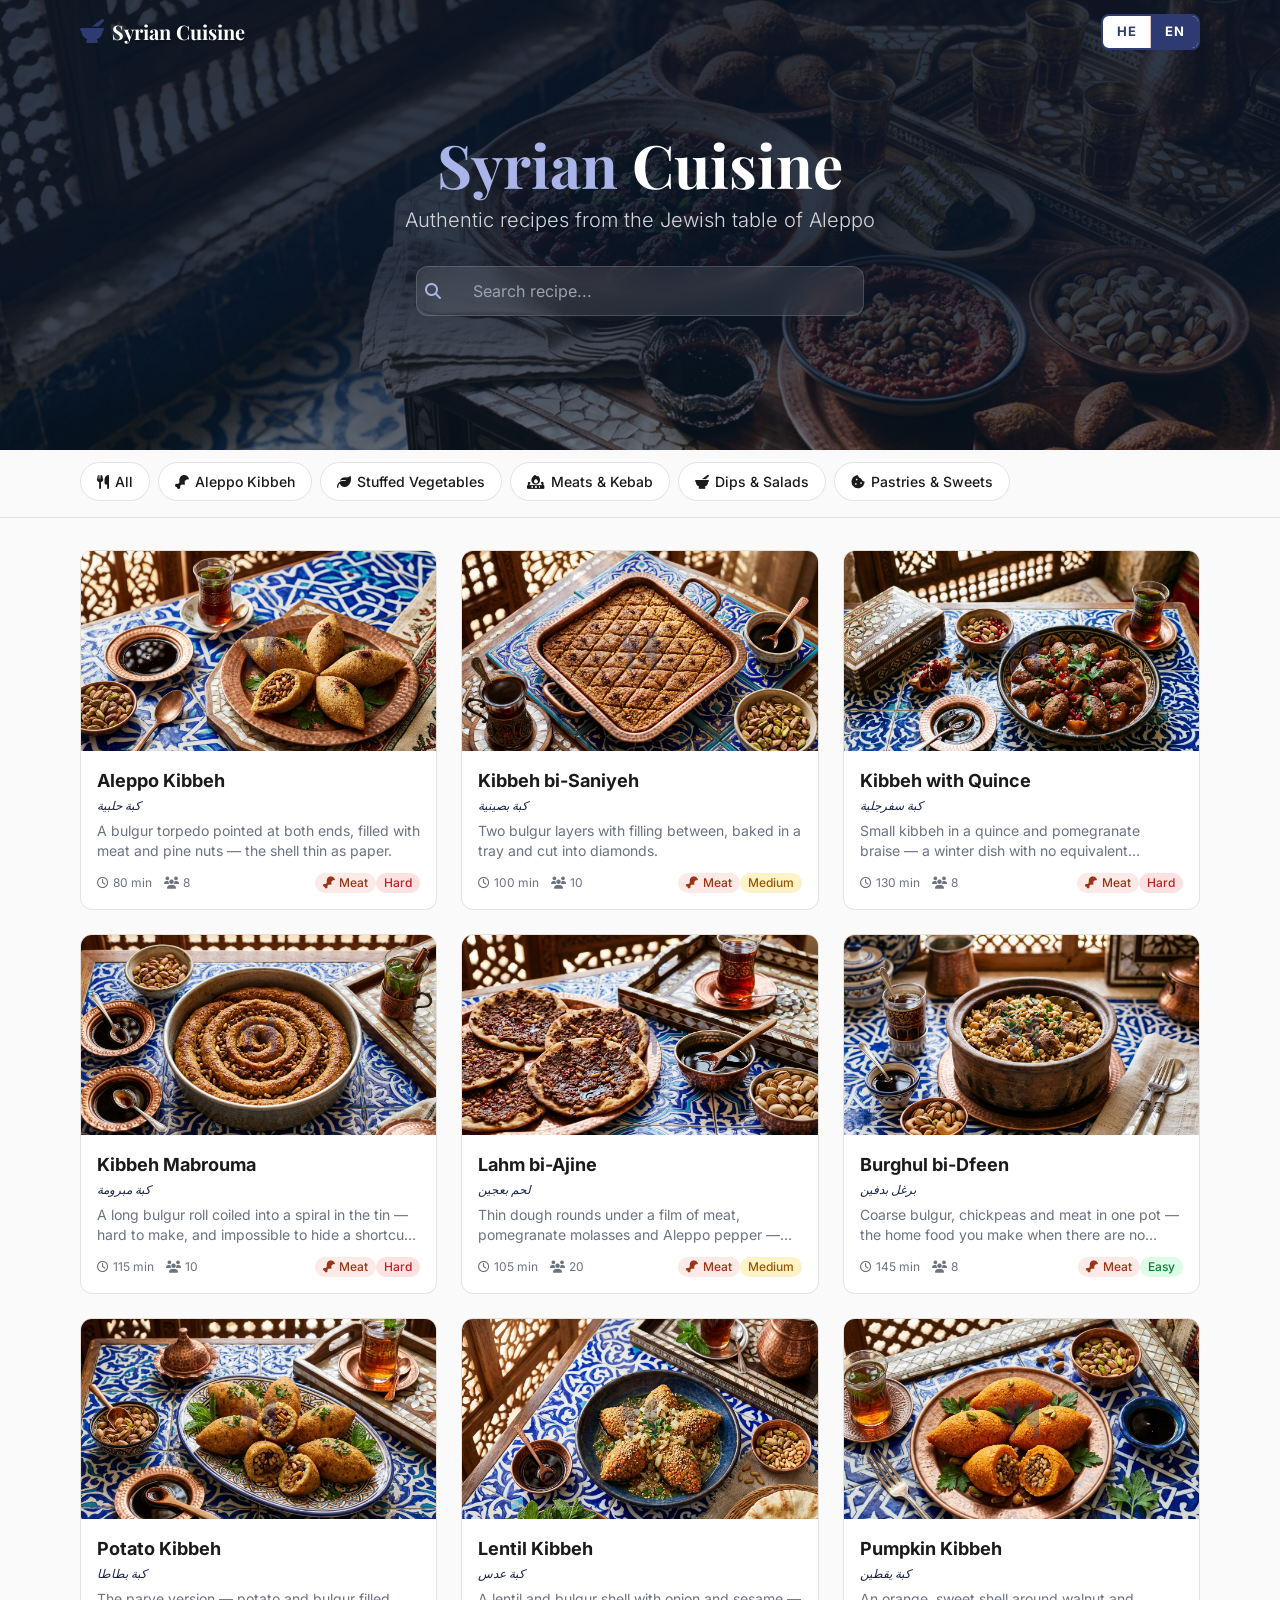
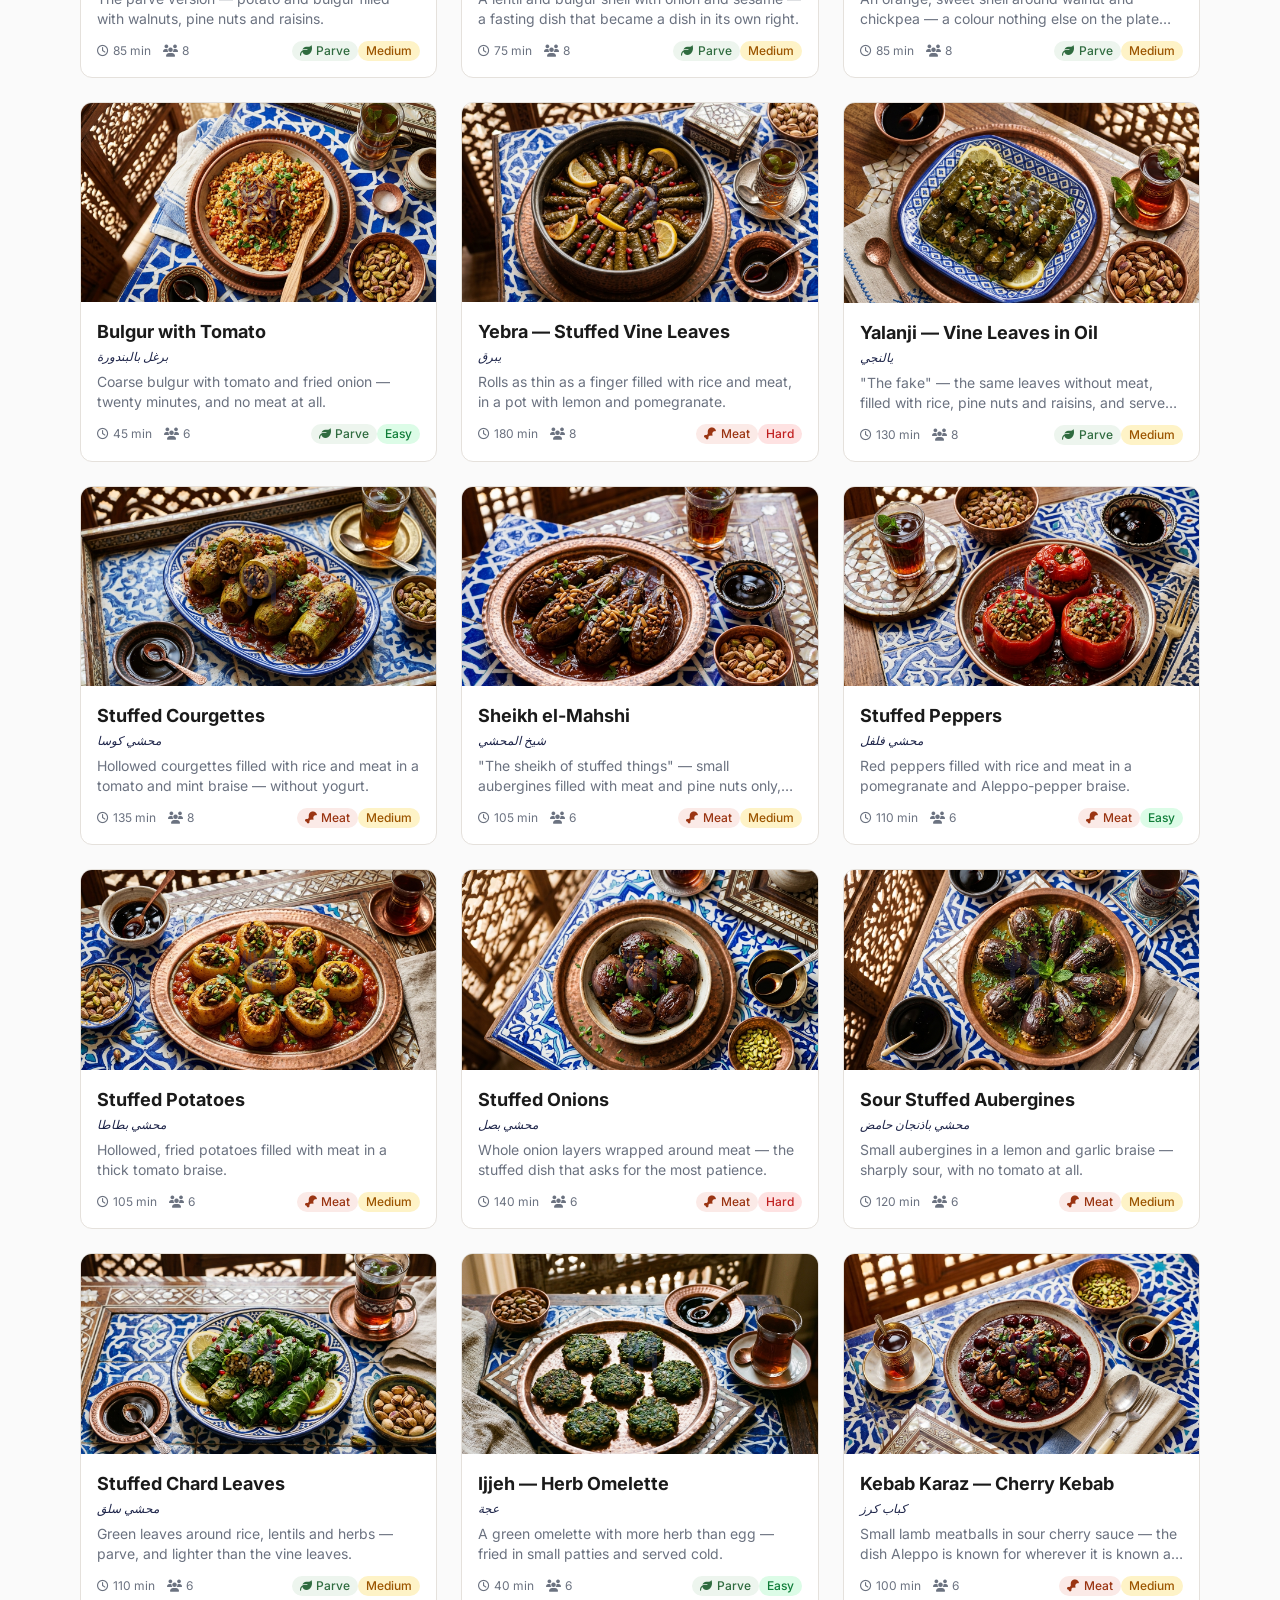
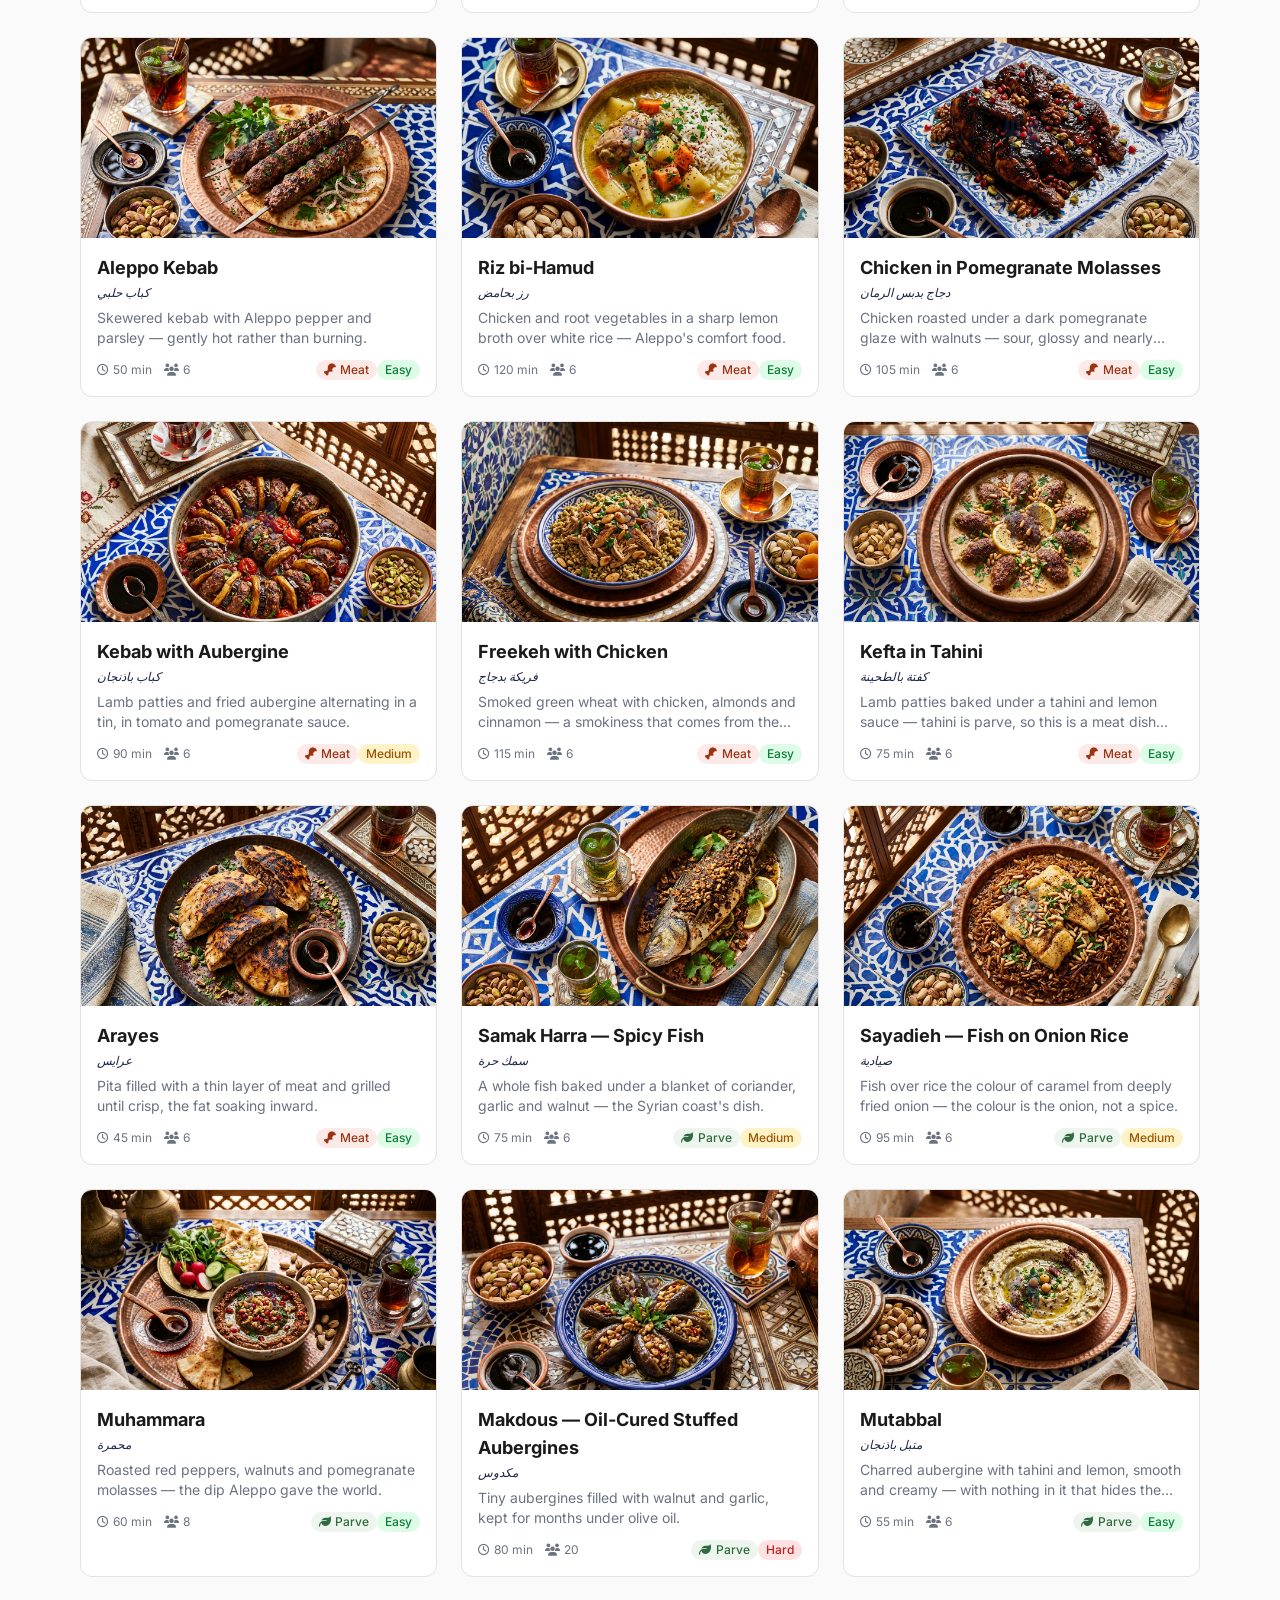
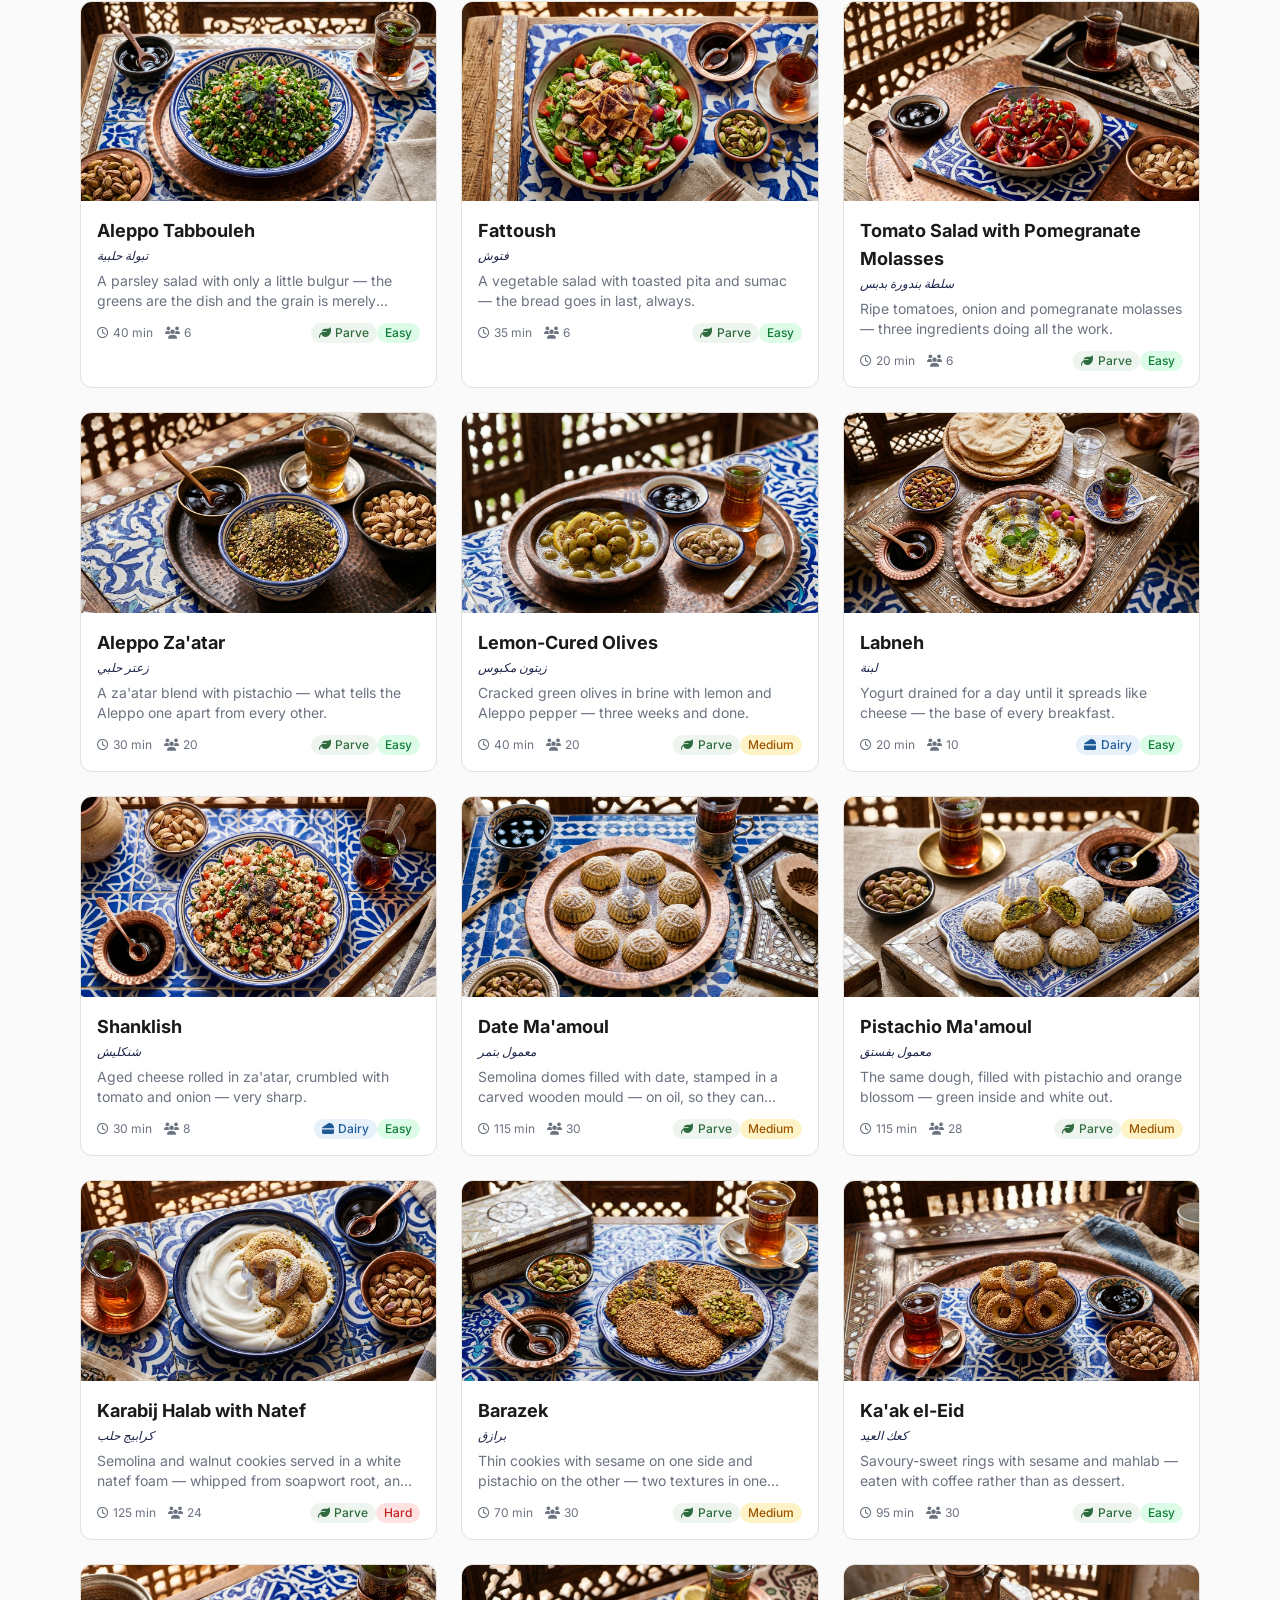
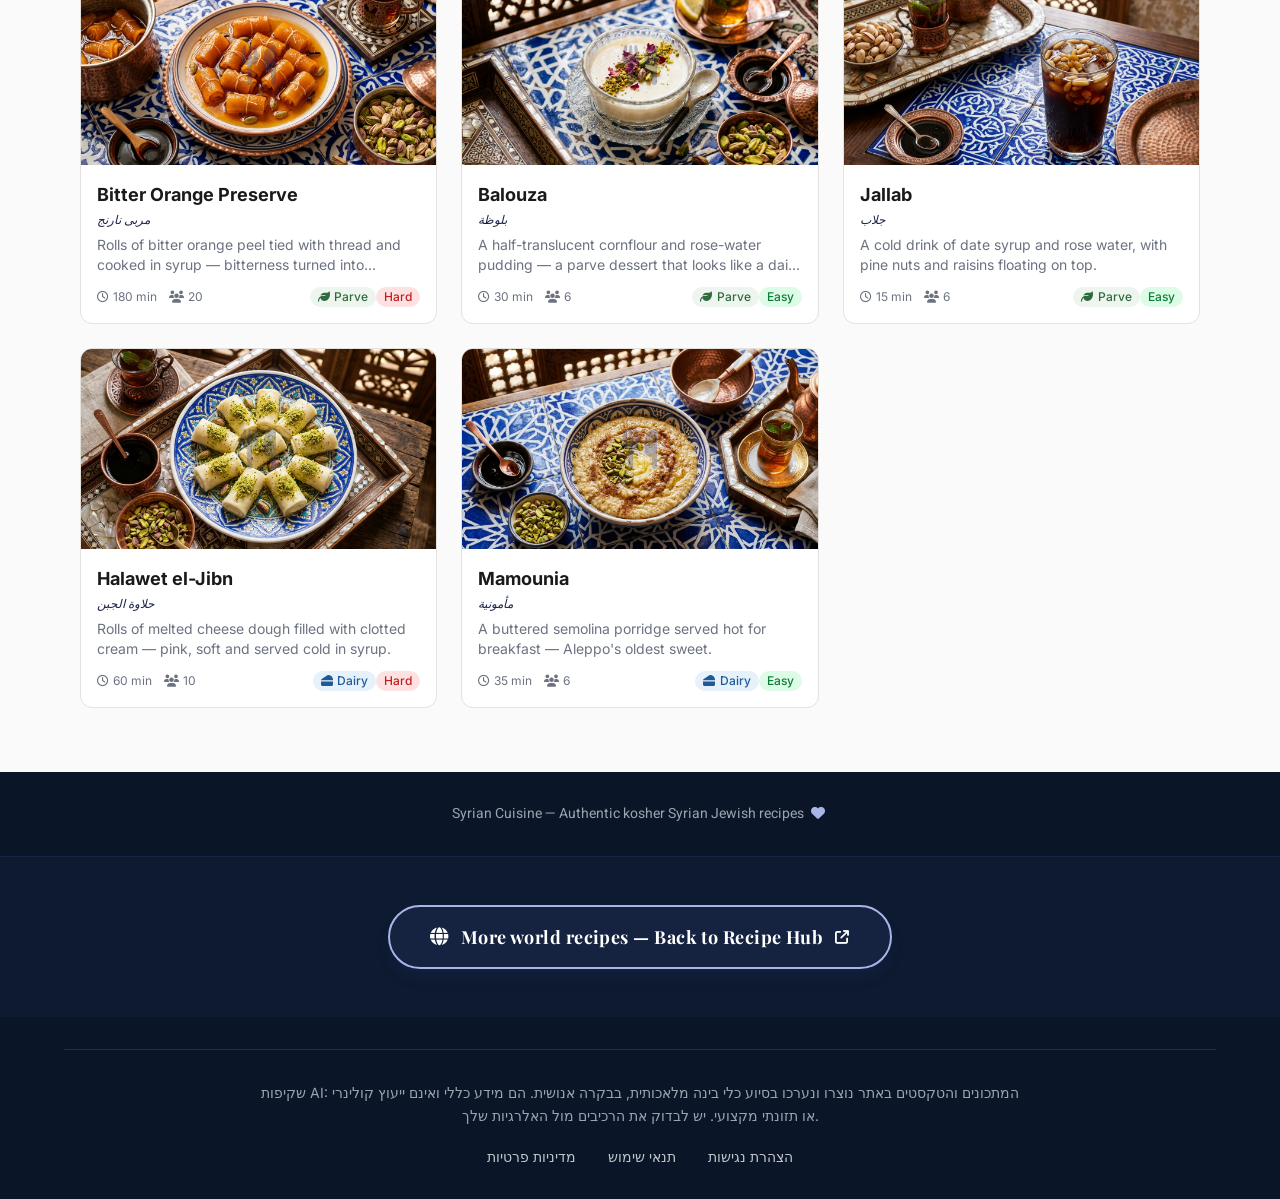
<file: index.html>
<!DOCTYPE html>
<html lang="he" dir="rtl">
<head>
    <meta charset="UTF-8">
    <meta name="viewport" content="width=device-width, initial-scale=1.0">
    <meta name="description" content="המטבח הסורי — מתכונים אותנטיים מחלב ומדמשק, בעברית.">
    <meta property="og:title" content="המטבח הסורי">
    <meta property="og:description" content="מתכונים אותנטיים מהשולחן היהודי של חלב">
    <meta property="og:type" content="website">
    <!-- Security policy declared before any resource so it governs them all.
         style-src allows 'unsafe-inline' for Tailwind-generated styles only.
         frame-ancestors / X-Content-Type-Options need real headers, which
         GitHub Pages cannot set - see governance/risk-register.md -->
    <meta http-equiv="Content-Security-Policy" content="default-src 'self'; script-src 'self'; style-src 'self' 'unsafe-inline'; img-src 'self' data:; font-src 'self'; connect-src 'self'; base-uri 'self'; form-action 'self'">
    <meta name="referrer" content="strict-origin-when-cross-origin">

    <!-- Self-hosted assets: zero third-party requests. See governance/data-map.md -->
    <link rel="stylesheet" href="assets/css/tailwind.css">
    <link rel="stylesheet" href="assets/fonts/fonts.css">
    <link rel="stylesheet" href="assets/vendor/fontawesome/fontawesome.min.css">
    <link rel="icon" href="data:image/svg+xml,<svg xmlns='http://www.w3.org/2000/svg' viewBox='0 0 100 100'><text y='.9em' font-size='90'>🌰</text></svg>">
    <title>המטבח הסורי — מתכונים אותנטיים</title>

    <!-- Google Fonts -->
    <!-- Font Awesome -->
    <!-- Custom Styles -->
    <link rel="stylesheet" href="css/style.css">
</head>
<body class="bg-sy-cream font-heebo text-sy-charcoal min-h-screen">

    <a href="#main" class="skip-link" data-en="Skip to main content" data-he="דלג לתוכן העיקרי">דלג לתוכן העיקרי</a>

    <!-- Header -->
    <header id="app-header" class="fixed top-0 right-0 left-0 z-50 transition-all duration-200">
        <div class="max-w-6xl mx-auto px-4 h-16 md:h-18 flex items-center justify-between">
            <a href="#/" id="header-logo" class="flex items-center gap-2">
                <span class="text-sy-primary text-2xl"><i class="fas fa-mortar-pestle"></i></span>
                <span class="font-playfair font-bold text-lg md:text-xl text-sy-charcoal">המטבח הסורי</span>
            </a>
            <div class="flex items-center gap-3">
                <!-- Language Switcher -->
                <div class="language-switcher">
                    <button class="lang-btn active" data-lang="he">HE</button>
                    <button class="lang-btn" data-lang="en">EN</button>
                </div>
                <!-- Back Button -->
                <button id="back-btn" class="hidden items-center gap-2 text-sy-charcoal hover:text-sy-primary transition-colors text-sm font-medium">
                    <span>חזרה למתכונים</span>
                    <i class="fas fa-arrow-left"></i>
                </button>
            </div>
        </div>
    </header>

    <!-- Main Content -->
    <main id="main">
        <!-- Home View -->
        <div id="home-view">
            <!-- Hero Section -->
            <section id="hero" class="home-hero relative flex items-center justify-center text-center overflow-hidden">
                <div class="relative z-10 px-4 w-full max-w-2xl mx-auto">
                    <h1 class="font-playfair text-4xl md:text-5xl lg:text-6xl font-bold text-white mb-3">
                        המטבח <span class="text-sy-primary-light">הסורי</span>
                    </h1>
                    <p class="text-gray-300 text-lg md:text-xl mb-8 font-light">
                        מתכונים אותנטיים מהשולחן היהודי של חלב
                    </p>
                    <!-- Search Bar -->
                    <div class="relative max-w-md mx-auto">
                        <div class="glass-search flex items-center rounded-xl overflow-hidden">
                            <span class="pr-4 pl-2 text-sy-primary-light"><i class="fas fa-search"></i></span>
                            <input
                                id="search-input"
                                type="text"
                                placeholder="חיפוש מתכון..."
                                class="w-full py-3 pl-4 bg-transparent text-white placeholder-gray-400 outline-none text-base"
                            >
                            <button id="search-clear" class="hidden pl-4 pr-2 text-gray-400 hover:text-white transition-colors">
                                <i class="fas fa-times"></i>
                            </button>
                        </div>
                    </div>
                </div>
            </section>

            <!-- Category Filters -->
            <section class="sticky top-16 md:top-18 z-40 bg-sy-cream/95 backdrop-blur-sm border-b border-sy-border">
                <div class="max-w-6xl mx-auto px-4 py-3">
                    <div id="category-filters" class="flex gap-2 overflow-x-auto pb-1 scrollbar-hide"></div>
                    <div id="result-count" class="text-sy-text-secondary text-sm mt-2 hidden"></div>
                </div>
            </section>

            <!-- Recipe Grid -->
            <section class="max-w-6xl mx-auto px-4 py-8">
                <!-- Screen-reader-only: the cards below use h3, so the hierarchy
                     needs an h2 here. Hidden visually; the design is unchanged. -->
                <h2 class="sr-only-heading" data-en="Recipes" data-he="מתכונים">מתכונים</h2>
                <div id="recipe-grid" class="grid gap-6" style="grid-template-columns: repeat(auto-fill, minmax(300px, 1fr));"></div>

                <!-- Empty State -->
                <div id="empty-state" class="hidden text-center py-16">
                    <div class="text-6xl mb-4 text-sy-primary opacity-50"><i class="fas fa-search"></i></div>
                    <h3 class="text-xl font-bold text-sy-charcoal mb-2">לא נמצאו מתכונים</h3>
                    <p class="text-sy-text-secondary mb-4">נסו לשנות את מילות החיפוש או לבחור קטגוריה אחרת</p>
                    <button id="clear-filters-btn" class="px-6 py-2 bg-sy-primary text-white rounded-lg hover:bg-sy-primary-dark transition-colors font-medium">
                        נקה חיפוש
                    </button>
                </div>

                <!-- Loading State -->
                <div id="loading-state" class="text-center py-16">
                    <div class="spinner mb-4"></div>
                    <p class="text-sy-text-secondary">טוען מתכונים...</p>
                </div>
            </section>
        </div>

        <!-- Recipe Detail View -->
        <div id="recipe-view" class="hidden"></div>
    </main>

    <!-- Footer -->
    <footer class="bg-sy-navy text-gray-400 py-8 mt-8">
        <div class="max-w-6xl mx-auto px-4 text-center">
            <p class="font-heebo text-sm">
                המטבח הסורי — מתכונים אותנטיים מחלב ומדמשק, בעברית
                <span class="text-sy-primary-light mx-1"><i class="fas fa-heart"></i></span>
            </p>
        </div>

        <!-- Back to Hub -->
        <div class="py-12 bg-sy-primary/10 border-t border-sy-primary/30 mt-8">
            <div class="max-w-6xl mx-auto px-4 text-center">
                <a href="https://robertog62.github.io/recipes-world-hub/" target="_blank" rel="noopener noreferrer"
                   class="inline-flex items-center gap-3 border-2 border-sy-primary-light bg-sy-primary/25 text-white font-playfair font-bold text-base md:text-lg px-10 py-4 rounded-full hover:bg-sy-primary-light hover:text-sy-navy transition-all duration-300 tracking-wide shadow-lg shadow-sy-primary/20">
                    <i class="fa-solid fa-globe text-lg"></i>
                    <span>לעוד מתכוני עולם — חזרה לרכזת המתכונים</span>
                    <i class="fa-solid fa-arrow-up-right-from-square text-sm"></i>
                </a>
            </div>
        </div>

        <div class="max-w-6xl mx-auto px-4 text-center mt-8 pt-8 border-t border-white/10">
            <p class="text-sm leading-relaxed max-w-3xl mx-auto mb-5" class="text-white/75"
               data-en="AI transparency: the recipes and texts on this site were generated and edited with AI tools under human review. They are general guidance, not professional culinary or nutritional advice. Check ingredients against your own allergies."
               data-he="שקיפות AI: המתכונים והטקסטים באתר נוצרו ונערכו בסיוע כלי בינה מלאכותית, בבקרה אנושית. הם מידע כללי ואינם ייעוץ קולינרי או תזונתי מקצועי. יש לבדוק את הרכיבים מול האלרגיות שלך.">שקיפות AI: המתכונים והטקסטים באתר נוצרו ונערכו בסיוע כלי בינה מלאכותית, בבקרה אנושית. הם מידע כללי ואינם ייעוץ קולינרי או תזונתי מקצועי. יש לבדוק את הרכיבים מול האלרגיות שלך.</p>
            <div class="flex flex-wrap justify-center gap-x-8 gap-y-2 text-sm">
                <a href="privacy.html" class="text-white/75 hover:underline" data-en="Privacy Policy" data-he="מדיניות פרטיות">מדיניות פרטיות</a>
                <a href="terms.html" class="text-white/75 hover:underline" data-en="Terms of Use" data-he="תנאי שימוש">תנאי שימוש</a>
                <a href="accessibility.html" class="text-white/75 hover:underline" data-en="Accessibility" data-he="הצהרת נגישות">הצהרת נגישות</a>
            </div>
        </div>
    </footer>

    <!-- Scripts -->
    <!-- i18n must load first -->
    <script src="js/i18n.js"></script>
    <script src="js/data.js"></script>
    <script src="js/ui.js"></script>
    <script src="js/app.js"></script>
</body>
</html>
</file>
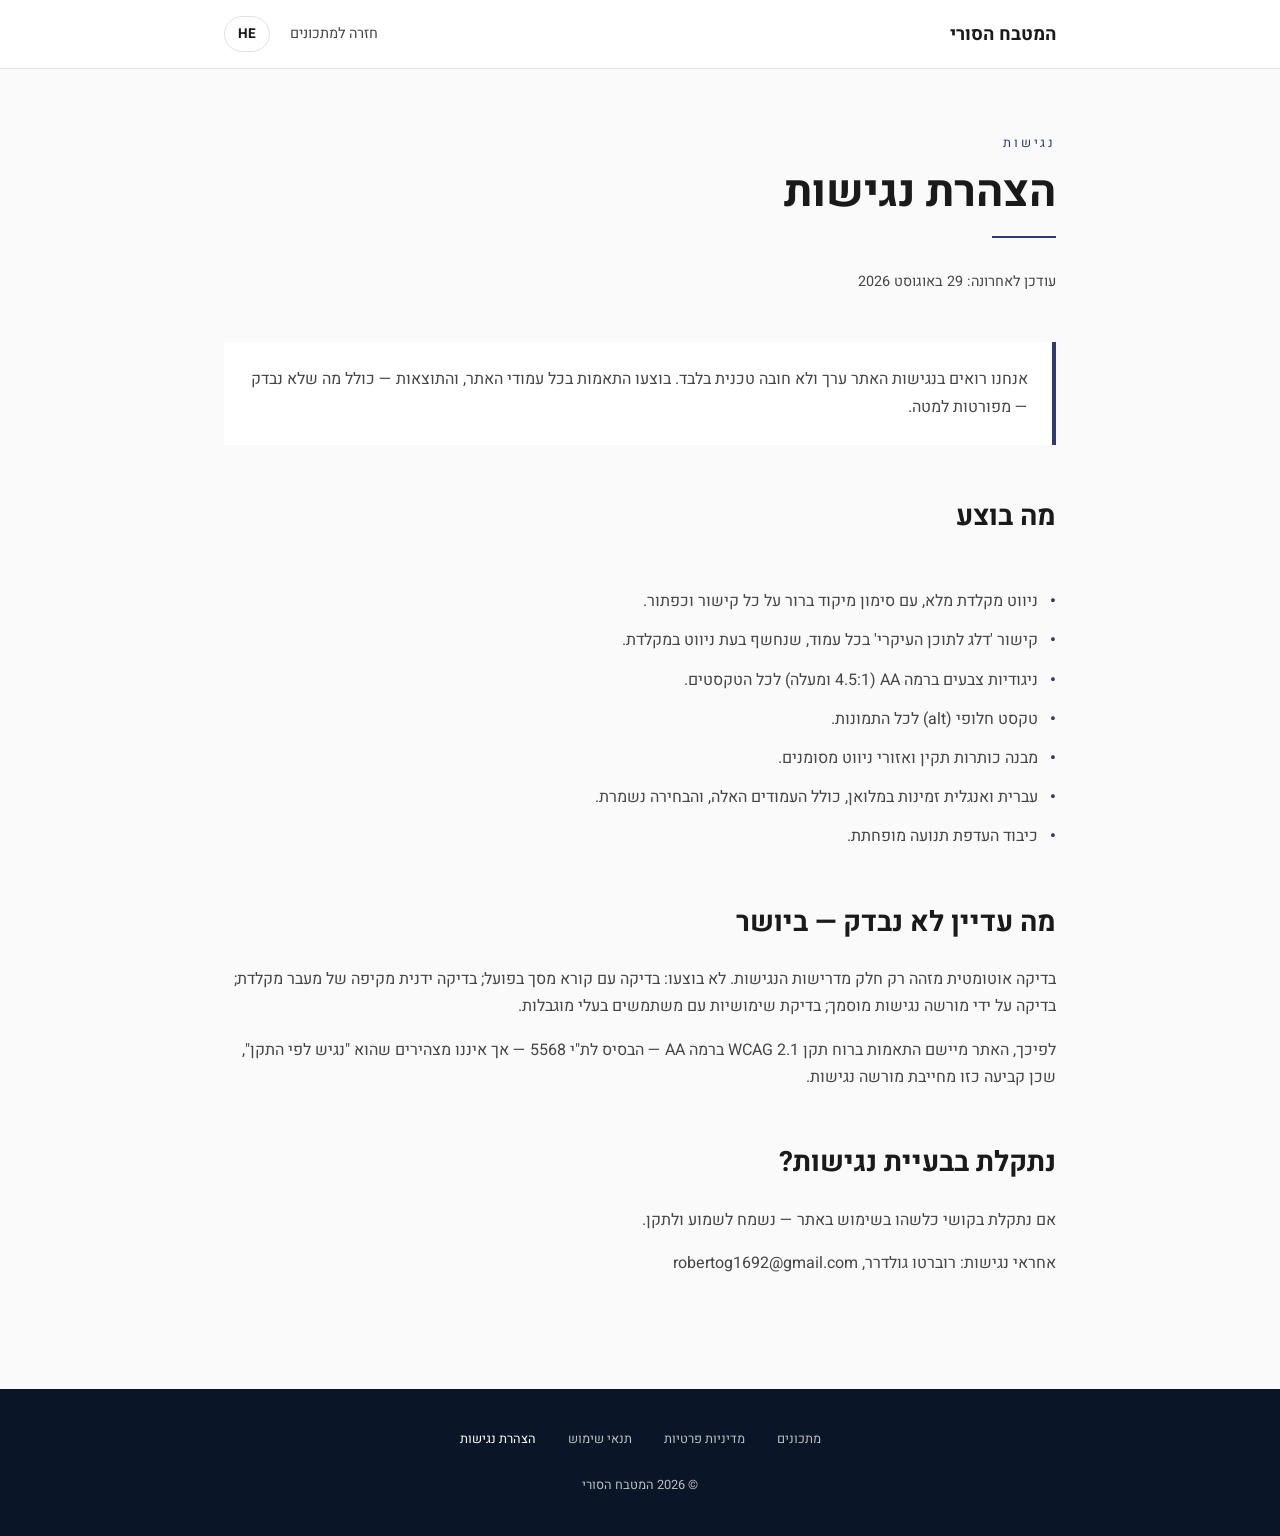
<file: accessibility.html>
<!DOCTYPE html>
<html lang="he" dir="rtl">
<head>
    <meta charset="UTF-8">
    <meta name="viewport" content="width=device-width, initial-scale=1.0">
    <title data-en="Accessibility Statement | Syrian Cuisine" data-he="הצהרת נגישות | המטבח הסורי">הצהרת נגישות | המטבח הסורי</title>
    <meta name="description" content="הצהרת הנגישות של האתר — מה בוצע ומה לא נבדק.">
    <meta http-equiv="Content-Security-Policy" content="default-src 'self'; script-src 'self'; style-src 'self'; img-src 'self' data:; font-src 'self'; connect-src 'self'; base-uri 'self'; form-action 'self'">
    <meta name="referrer" content="strict-origin-when-cross-origin">
    <link rel="stylesheet" href="assets/fonts/fonts.css">
    <link rel="stylesheet" href="assets/css/policy.css">
</head>
<body class="p-body">

    <a href="#main" class="skip-link" data-en="Skip to main content" data-he="דלג לתוכן העיקרי">דלג לתוכן העיקרי</a>

    <nav class="p-nav" aria-label="ניווט">
        <div class="p-wrap p-nav-in">
            <a href="index.html" class="p-logo" data-en="Syrian Cuisine" data-he="המטבח הסורי">המטבח הסורי</a>
            <div class="p-navlinks">
                <a href="index.html" class="p-back" data-en="Back to recipes" data-he="חזרה למתכונים">חזרה למתכונים</a>
                <button id="langToggle" type="button" class="p-langbtn"><span id="langLabel">HE</span></button>
            </div>
        </div>
    </nav>

    <main id="main">
        <div class="p-wrap">
            <p class="p-eyebrow" data-en="Accessibility" data-he="נגישות">נגישות</p>
            <h1 data-en="Accessibility Statement" data-he="הצהרת נגישות">הצהרת נגישות</h1>
            <div class="p-rule"></div>
            <p class="p-updated" data-en="Last updated: 29 August 2026" data-he="עודכן לאחרונה: 29 באוגוסט 2026">עודכן לאחרונה: 29 באוגוסט 2026</p>

        <div class="p-callout"><p data-en="Accessibility here is treated as something worth doing, not a box to tick. Adjustments were made across the site, and the results - including what was not tested - are set out below." data-he="אנחנו רואים בנגישות האתר ערך ולא חובה טכנית בלבד. בוצעו התאמות בכל עמודי האתר, והתוצאות — כולל מה שלא נבדק — מפורטות למטה.">Accessibility here is treated as something worth doing, not a box to tick. Adjustments were made across the site, and the results - including what was not tested - are set out below.</p></div>
        <section>
            <h2 data-en="What was done" data-he="מה בוצע">What was done</h2>
        </section>
        <ul class="p-list">
            <li><span data-en="Full keyboard navigation, with a clear focus indicator on every link and button." data-he="ניווט מקלדת מלא, עם סימון מיקוד ברור על כל קישור וכפתור.">Full keyboard navigation, with a clear focus indicator on every link and button.</span></li>
            <li><span data-en="A 'skip to main content' link on every page, revealed on keyboard focus." data-he="קישור 'דלג לתוכן העיקרי' בכל עמוד, שנחשף בעת ניווט במקלדת.">A 'skip to main content' link on every page, revealed on keyboard focus.</span></li>
            <li><span data-en="Colour contrast at AA level (4.5:1 or better) for all text." data-he="ניגודיות צבעים ברמה AA (4.5:1 ומעלה) לכל הטקסטים.">Colour contrast at AA level (4.5:1 or better) for all text.</span></li>
            <li><span data-en="Alt text on every image." data-he="טקסט חלופי (alt) לכל התמונות.">Alt text on every image.</span></li>
            <li><span data-en="Correct heading hierarchy and landmark regions." data-he="מבנה כותרות תקין ואזורי ניווט מסומנים.">Correct heading hierarchy and landmark regions.</span></li>
            <li><span data-en="Hebrew and English are both fully available, including these pages, and the choice is remembered." data-he="עברית ואנגלית זמינות במלואן, כולל העמודים האלה, והבחירה נשמרת.">Hebrew and English are both fully available, including these pages, and the choice is remembered.</span></li>
            <li><span data-en="Reduced-motion preference is honoured." data-he="כיבוד העדפת תנועה מופחתת.">Reduced-motion preference is honoured.</span></li>
        </ul>
        <section>
            <h2 data-en="What has not been tested - stated honestly" data-he="מה עדיין לא נבדק — ביושר">What has not been tested - stated honestly</h2>
            <p data-en="Automated testing covers only part of the accessibility requirements. Not done: testing with an actual screen reader; a full manual keyboard walkthrough; review by a certified accessibility professional; usability testing with disabled users." data-he="בדיקה אוטומטית מזהה רק חלק מדרישות הנגישות. לא בוצעו: בדיקה עם קורא מסך בפועל; בדיקה ידנית מקיפה של מעבר מקלדת; בדיקה על ידי מורשה נגישות מוסמך; בדיקת שימושיות עם משתמשים בעלי מוגבלות.">Automated testing covers only part of the accessibility requirements. Not done: testing with an actual screen reader; a full manual keyboard walkthrough; review by a certified accessibility professional; usability testing with disabled users.</p>
            <p data-en="Accordingly, the site applies adjustments in the spirit of WCAG 2.1 level AA - the basis for Israeli standard 5568 - but we do not state that it 'conforms to the standard', because that requires a certified accessibility professional." data-he="לפיכך, האתר מיישם התאמות ברוח תקן WCAG 2.1 ברמה AA — הבסיס לת&quot;י 5568 — אך איננו מצהירים שהוא &quot;נגיש לפי התקן&quot;, שכן קביעה כזו מחייבת מורשה נגישות.">Accordingly, the site applies adjustments in the spirit of WCAG 2.1 level AA - the basis for Israeli standard 5568 - but we do not state that it 'conforms to the standard', because that requires a certified accessibility professional.</p>
        </section>
        <section>
            <h2 data-en="Found a problem?" data-he="נתקלת בבעיית נגישות?">Found a problem?</h2>
            <p data-en="If anything here was hard to use, we would like to hear about it and fix it." data-he="אם נתקלת בקושי כלשהו בשימוש באתר — נשמח לשמוע ולתקן.">If anything here was hard to use, we would like to hear about it and fix it.</p>
            <p data-en="Accessibility contact: Roberto Goldreer, robertog1692@gmail.com" data-he="אחראי נגישות: רוברטו גולדרר, robertog1692@gmail.com">Accessibility contact: Roberto Goldreer, robertog1692@gmail.com</p>
        </section>

        </div>
    </main>

    <footer class="p-footer">
        <div class="p-wrap">
            <div class="p-footer-links">
                <a href="index.html" data-en="Recipes" data-he="מתכונים">מתכונים</a>
                <a href="privacy.html" data-en="Privacy Policy" data-he="מדיניות פרטיות">מדיניות פרטיות</a>
                <a href="terms.html" data-en="Terms of Use" data-he="תנאי שימוש">תנאי שימוש</a>
                <a href="accessibility.html" aria-current="page" data-en="Accessibility" data-he="הצהרת נגישות">הצהרת נגישות</a>
            </div>
            <p class="p-copy">&copy; 2026 המטבח הסורי</p>
        </div>
    </footer>

    <script src="assets/js/policy.js"></script>
</body>
</html>
</file>
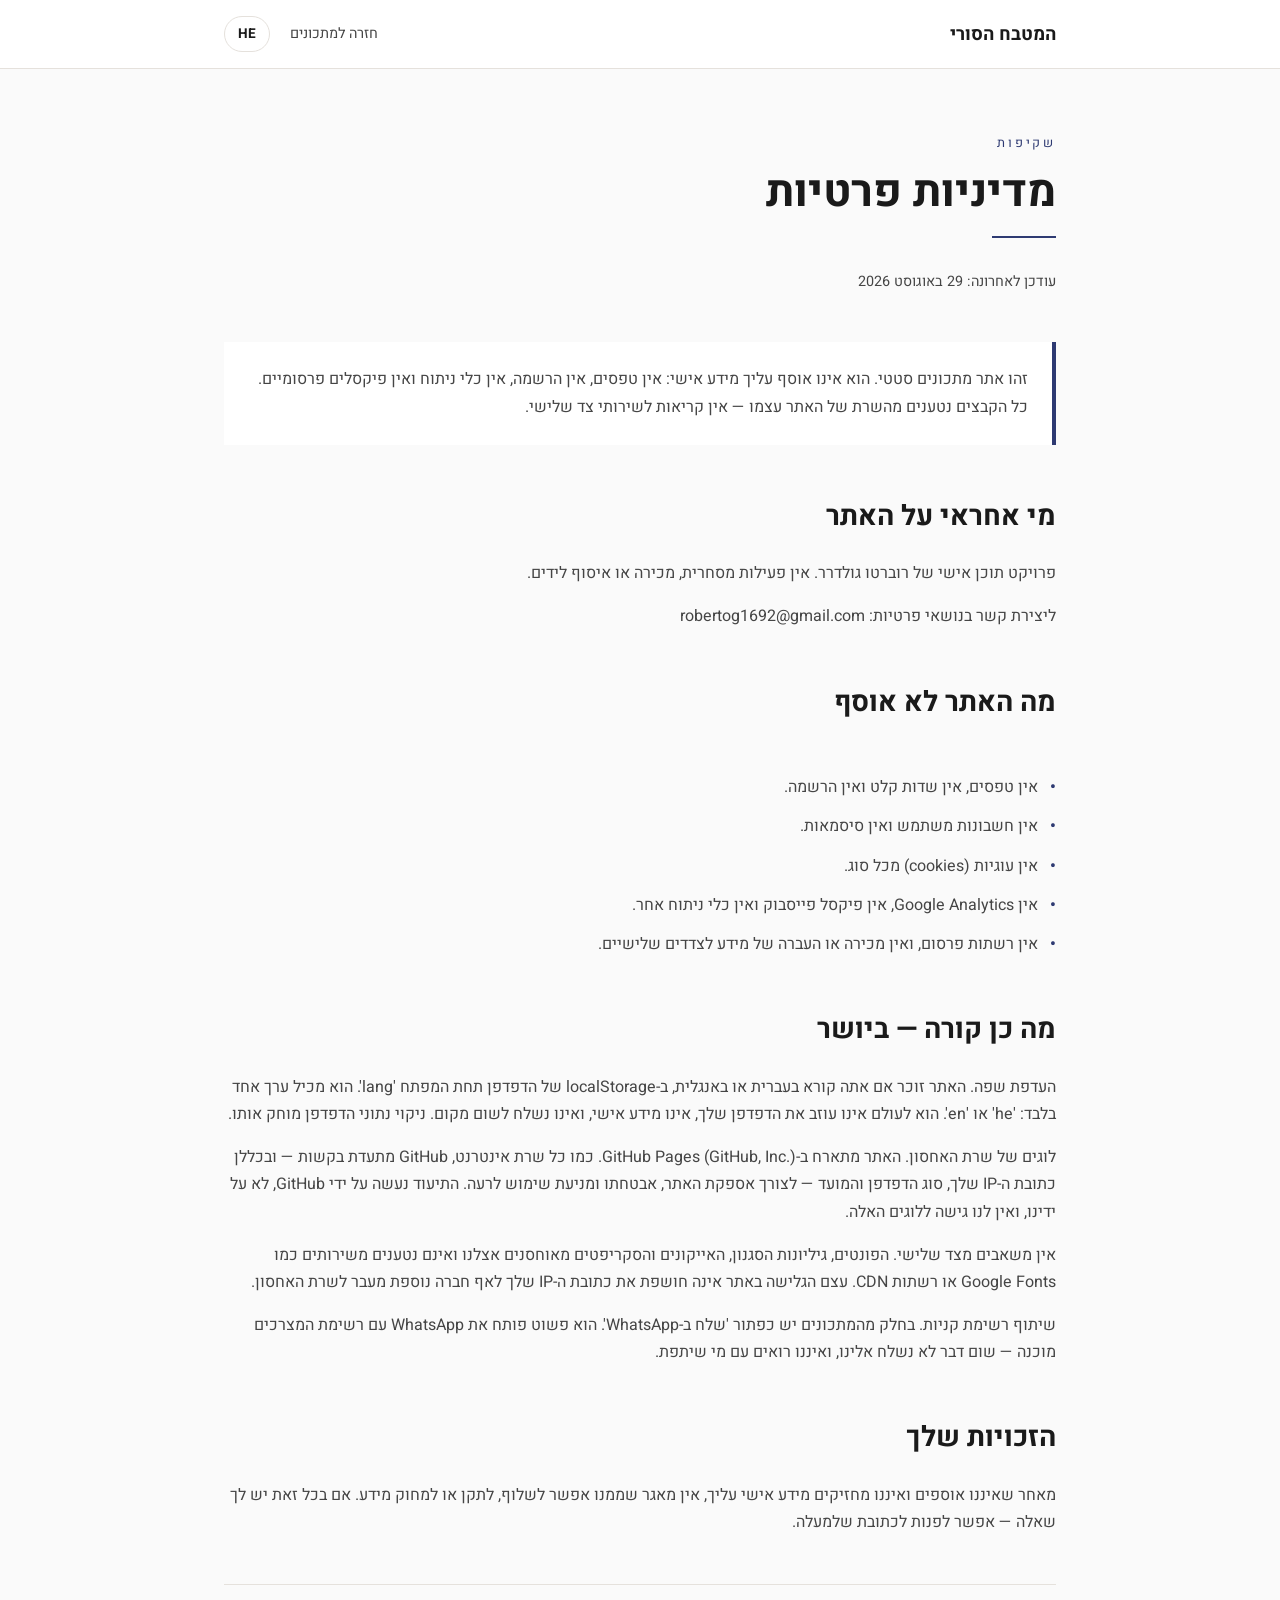
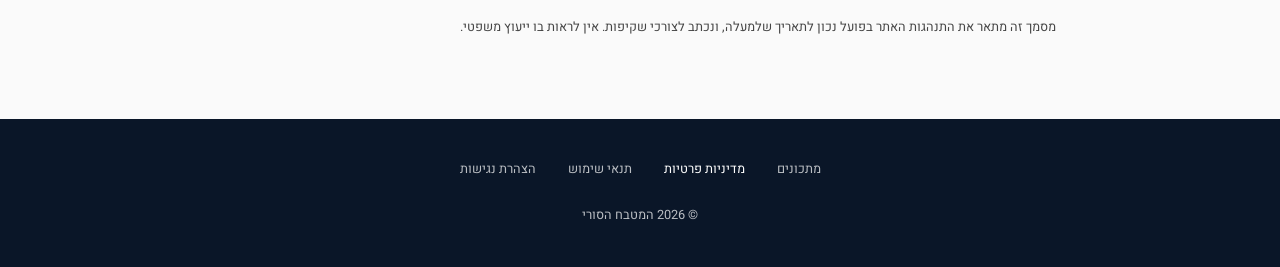
<file: privacy.html>
<!DOCTYPE html>
<html lang="he" dir="rtl">
<head>
    <meta charset="UTF-8">
    <meta name="viewport" content="width=device-width, initial-scale=1.0">
    <title data-en="Privacy Policy | Syrian Cuisine" data-he="מדיניות פרטיות | המטבח הסורי">מדיניות פרטיות | המטבח הסורי</title>
    <meta name="description" content="מדיניות הפרטיות של האתר — מה נאסף ומה לא.">
    <meta http-equiv="Content-Security-Policy" content="default-src 'self'; script-src 'self'; style-src 'self'; img-src 'self' data:; font-src 'self'; connect-src 'self'; base-uri 'self'; form-action 'self'">
    <meta name="referrer" content="strict-origin-when-cross-origin">
    <link rel="stylesheet" href="assets/fonts/fonts.css">
    <link rel="stylesheet" href="assets/css/policy.css">
</head>
<body class="p-body">

    <a href="#main" class="skip-link" data-en="Skip to main content" data-he="דלג לתוכן העיקרי">דלג לתוכן העיקרי</a>

    <nav class="p-nav" aria-label="ניווט">
        <div class="p-wrap p-nav-in">
            <a href="index.html" class="p-logo" data-en="Syrian Cuisine" data-he="המטבח הסורי">המטבח הסורי</a>
            <div class="p-navlinks">
                <a href="index.html" class="p-back" data-en="Back to recipes" data-he="חזרה למתכונים">חזרה למתכונים</a>
                <button id="langToggle" type="button" class="p-langbtn"><span id="langLabel">HE</span></button>
            </div>
        </div>
    </nav>

    <main id="main">
        <div class="p-wrap">
            <p class="p-eyebrow" data-en="Transparency" data-he="שקיפות">שקיפות</p>
            <h1 data-en="Privacy Policy" data-he="מדיניות פרטיות">מדיניות פרטיות</h1>
            <div class="p-rule"></div>
            <p class="p-updated" data-en="Last updated: 29 August 2026" data-he="עודכן לאחרונה: 29 באוגוסט 2026">עודכן לאחרונה: 29 באוגוסט 2026</p>

        <div class="p-callout"><p data-en="This is a static recipe site. It does not collect personal information about you: no forms, no sign-up, no analytics, no advertising pixels. Every file loads from this site's own server - there are no third-party requests." data-he="זהו אתר מתכונים סטטי. הוא אינו אוסף עליך מידע אישי: אין טפסים, אין הרשמה, אין כלי ניתוח ואין פיקסלים פרסומיים. כל הקבצים נטענים מהשרת של האתר עצמו — אין קריאות לשירותי צד שלישי.">This is a static recipe site. It does not collect personal information about you: no forms, no sign-up, no analytics, no advertising pixels. Every file loads from this site's own server - there are no third-party requests.</p></div>
        <section>
            <h2 data-en="Who runs this site" data-he="מי אחראי על האתר">Who runs this site</h2>
            <p data-en="A personal content project by Roberto Goldreer. No commerce, no sales, no lead collection." data-he="פרויקט תוכן אישי של רוברטו גולדרר. אין פעילות מסחרית, מכירה או איסוף לידים.">A personal content project by Roberto Goldreer. No commerce, no sales, no lead collection.</p>
            <p data-en="Privacy contact: robertog1692@gmail.com" data-he="ליצירת קשר בנושאי פרטיות: robertog1692@gmail.com">Privacy contact: robertog1692@gmail.com</p>
        </section>
        <section>
            <h2 data-en="What this site does not collect" data-he="מה האתר לא אוסף">What this site does not collect</h2>
        </section>
        <ul class="p-list">
            <li><span data-en="No forms, no input fields and no registration." data-he="אין טפסים, אין שדות קלט ואין הרשמה.">No forms, no input fields and no registration.</span></li>
            <li><span data-en="No user accounts and no passwords." data-he="אין חשבונות משתמש ואין סיסמאות.">No user accounts and no passwords.</span></li>
            <li><span data-en="No cookies of any kind." data-he="אין עוגיות (cookies) מכל סוג.">No cookies of any kind.</span></li>
            <li><span data-en="No Google Analytics, no Facebook pixel, no other analytics tool." data-he="אין Google Analytics, אין פיקסל פייסבוק ואין כלי ניתוח אחר.">No Google Analytics, no Facebook pixel, no other analytics tool.</span></li>
            <li><span data-en="No advertising networks, and no sale or sharing of data with third parties." data-he="אין רשתות פרסום, ואין מכירה או העברה של מידע לצדדים שלישיים.">No advertising networks, and no sale or sharing of data with third parties.</span></li>
        </ul>
        <section>
            <h2 data-en="What does happen - stated plainly" data-he="מה כן קורה — ביושר">What does happen - stated plainly</h2>
            <p data-en="Language preference. The site remembers whether you are reading in Hebrew or English, in your browser's localStorage under the key 'lang'. It holds one value: 'he' or 'en'. It never leaves your browser, it is not personal information, and it is not sent anywhere. Clearing your browser data removes it." data-he="העדפת שפה. האתר זוכר אם אתה קורא בעברית או באנגלית, ב-localStorage של הדפדפן תחת המפתח 'lang'. הוא מכיל ערך אחד בלבד: 'he' או 'en'. הוא לעולם אינו עוזב את הדפדפן שלך, אינו מידע אישי, ואינו נשלח לשום מקום. ניקוי נתוני הדפדפן מוחק אותו.">Language preference. The site remembers whether you are reading in Hebrew or English, in your browser's localStorage under the key 'lang'. It holds one value: 'he' or 'en'. It never leaves your browser, it is not personal information, and it is not sent anywhere. Clearing your browser data removes it.</p>
            <p data-en="Hosting logs. The site is hosted on GitHub Pages (GitHub, Inc.). Like any web server, GitHub records requests - including your IP address, browser type and time - to serve the site, secure it and prevent abuse. That logging is done by GitHub, not by us, and we have no access to those logs." data-he="לוגים של שרת האחסון. האתר מתארח ב-GitHub Pages (GitHub, Inc.). כמו כל שרת אינטרנט, GitHub מתעדת בקשות — ובכללן כתובת ה-IP שלך, סוג הדפדפן והמועד — לצורך אספקת האתר, אבטחתו ומניעת שימוש לרעה. התיעוד נעשה על ידי GitHub, לא על ידינו, ואין לנו גישה ללוגים האלה.">Hosting logs. The site is hosted on GitHub Pages (GitHub, Inc.). Like any web server, GitHub records requests - including your IP address, browser type and time - to serve the site, secure it and prevent abuse. That logging is done by GitHub, not by us, and we have no access to those logs.</p>
            <p data-en="No third-party resources. Fonts, stylesheets, icons and scripts are all stored here and are not loaded from services such as Google Fonts or a CDN. Simply browsing this site does not expose your IP address to any company beyond the host." data-he="אין משאבים מצד שלישי. הפונטים, גיליונות הסגנון, האייקונים והסקריפטים מאוחסנים אצלנו ואינם נטענים משירותים כמו Google Fonts או רשתות CDN. עצם הגלישה באתר אינה חושפת את כתובת ה-IP שלך לאף חברה נוספת מעבר לשרת האחסון.">No third-party resources. Fonts, stylesheets, icons and scripts are all stored here and are not loaded from services such as Google Fonts or a CDN. Simply browsing this site does not expose your IP address to any company beyond the host.</p>
            <p data-en="Sharing a shopping list. Some recipes offer a 'send by WhatsApp' button. It simply opens WhatsApp with the ingredient list ready - nothing is sent to us, and we do not see who you shared it with." data-he="שיתוף רשימת קניות. בחלק מהמתכונים יש כפתור 'שלח ב-WhatsApp'. הוא פשוט פותח את WhatsApp עם רשימת המצרכים מוכנה — שום דבר לא נשלח אלינו, ואיננו רואים עם מי שיתפת.">Sharing a shopping list. Some recipes offer a 'send by WhatsApp' button. It simply opens WhatsApp with the ingredient list ready - nothing is sent to us, and we do not see who you shared it with.</p>
        </section>
        <section>
            <h2 data-en="Your rights" data-he="הזכויות שלך">Your rights</h2>
            <p data-en="Because we do not collect or hold personal data about you, there is no record to retrieve, correct or delete. If you still have a question, write to the address above." data-he="מאחר שאיננו אוספים ואיננו מחזיקים מידע אישי עליך, אין מאגר שממנו אפשר לשלוף, לתקן או למחוק מידע. אם בכל זאת יש לך שאלה — אפשר לפנות לכתובת שלמעלה.">Because we do not collect or hold personal data about you, there is no record to retrieve, correct or delete. If you still have a question, write to the address above.</p>
        </section>
        <div class="p-note"><p data-en="This document describes how the site actually behaves as of the date above, and is written for transparency. It is not legal advice." data-he="מסמך זה מתאר את התנהגות האתר בפועל נכון לתאריך שלמעלה, ונכתב לצורכי שקיפות. אין לראות בו ייעוץ משפטי.">This document describes how the site actually behaves as of the date above, and is written for transparency. It is not legal advice.</p></div>

        </div>
    </main>

    <footer class="p-footer">
        <div class="p-wrap">
            <div class="p-footer-links">
                <a href="index.html" data-en="Recipes" data-he="מתכונים">מתכונים</a>
                <a href="privacy.html" aria-current="page" data-en="Privacy Policy" data-he="מדיניות פרטיות">מדיניות פרטיות</a>
                <a href="terms.html" data-en="Terms of Use" data-he="תנאי שימוש">תנאי שימוש</a>
                <a href="accessibility.html" data-en="Accessibility" data-he="הצהרת נגישות">הצהרת נגישות</a>
            </div>
            <p class="p-copy">&copy; 2026 המטבח הסורי</p>
        </div>
    </footer>

    <script src="assets/js/policy.js"></script>
</body>
</html>
</file>
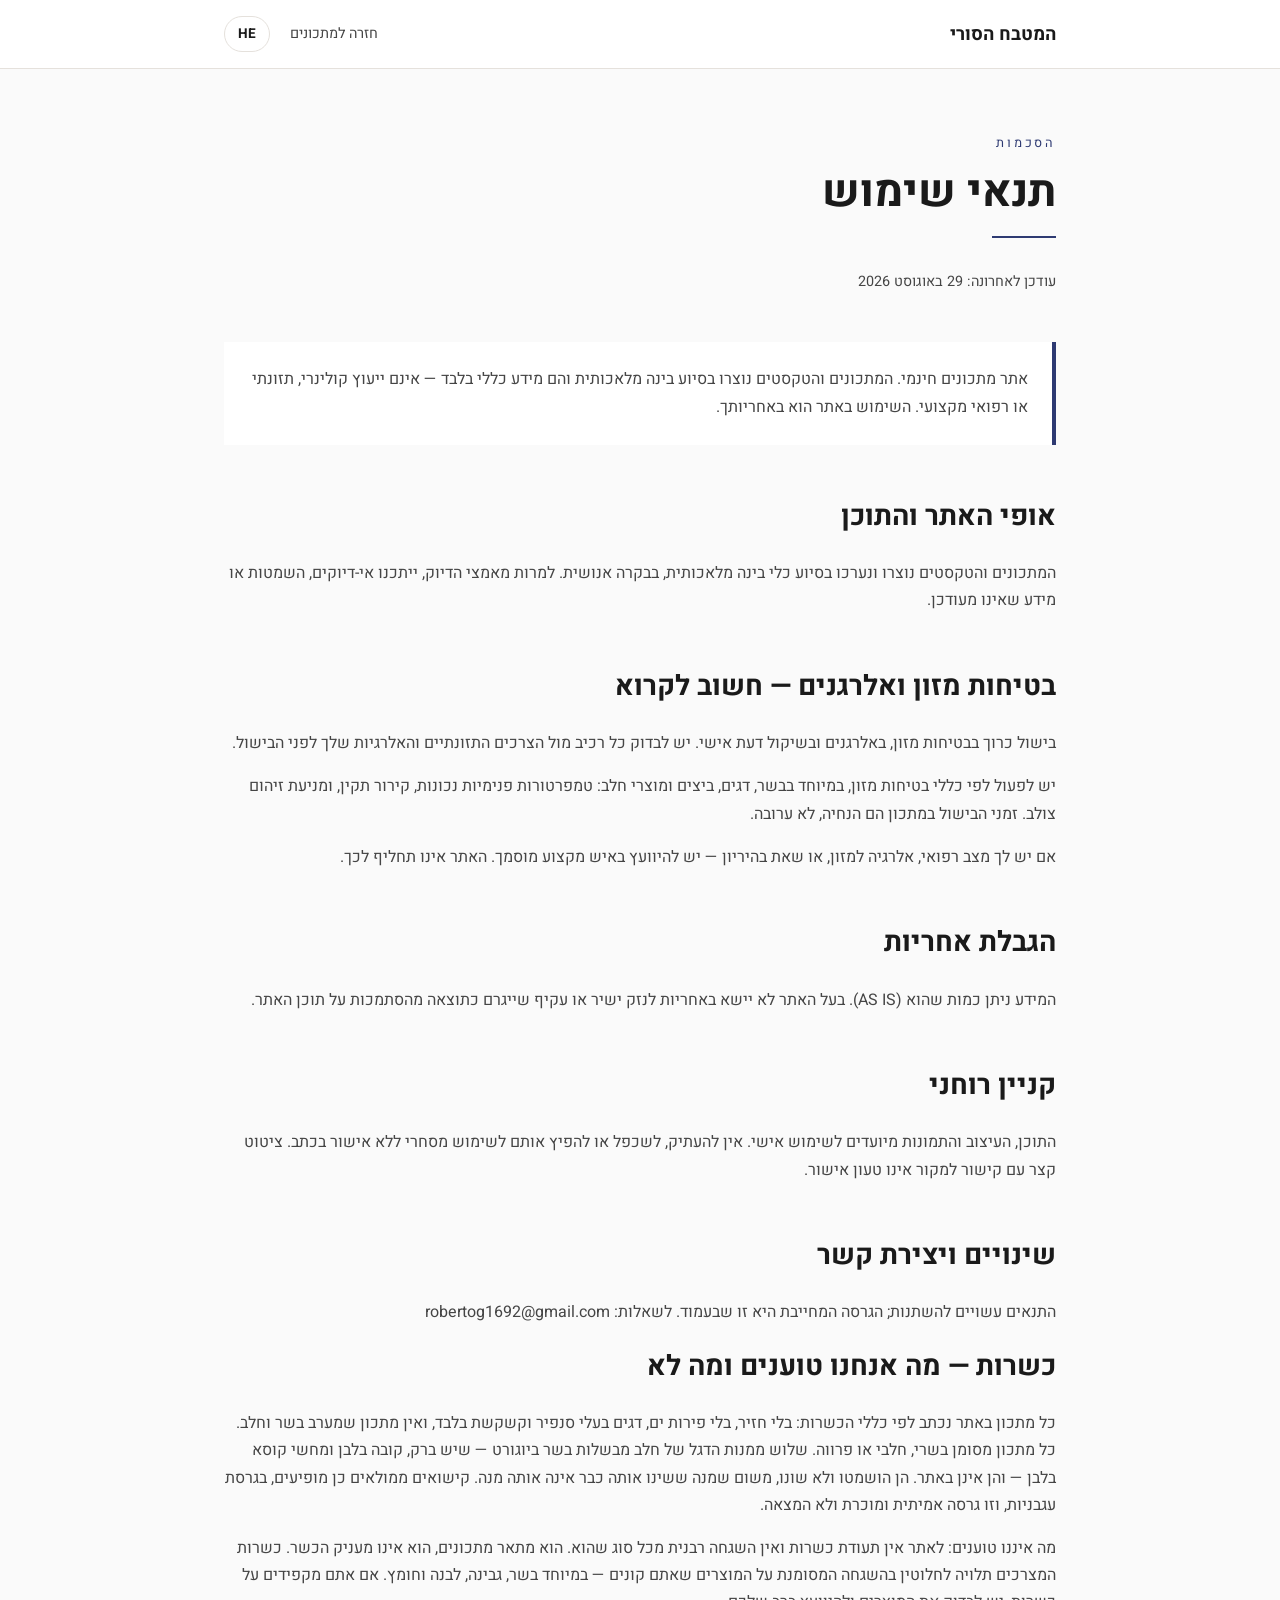
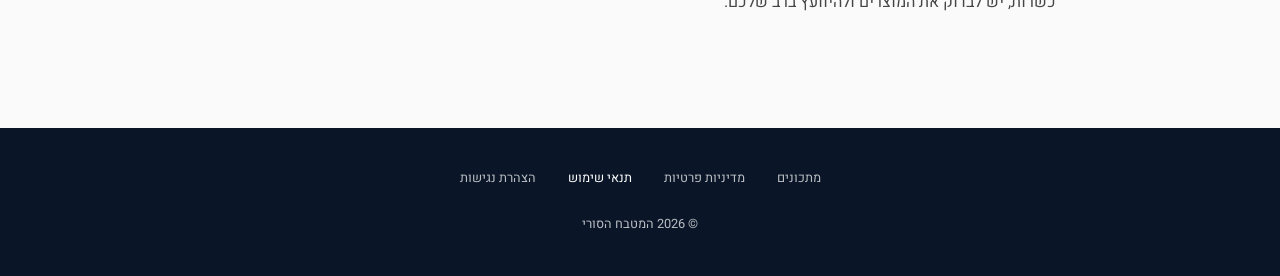
<file: terms.html>
<!DOCTYPE html>
<html lang="he" dir="rtl">
<head>
    <meta charset="UTF-8">
    <meta name="viewport" content="width=device-width, initial-scale=1.0">
    <title data-en="Terms of Use | Syrian Cuisine" data-he="תנאי שימוש | המטבח הסורי">תנאי שימוש | המטבח הסורי</title>
    <meta name="description" content="תנאי השימוש באתר, בטיחות מזון והגבלת אחריות.">
    <meta http-equiv="Content-Security-Policy" content="default-src 'self'; script-src 'self'; style-src 'self'; img-src 'self' data:; font-src 'self'; connect-src 'self'; base-uri 'self'; form-action 'self'">
    <meta name="referrer" content="strict-origin-when-cross-origin">
    <link rel="stylesheet" href="assets/fonts/fonts.css">
    <link rel="stylesheet" href="assets/css/policy.css">
</head>
<body class="p-body">

    <a href="#main" class="skip-link" data-en="Skip to main content" data-he="דלג לתוכן העיקרי">דלג לתוכן העיקרי</a>

    <nav class="p-nav" aria-label="ניווט">
        <div class="p-wrap p-nav-in">
            <a href="index.html" class="p-logo" data-en="Syrian Cuisine" data-he="המטבח הסורי">המטבח הסורי</a>
            <div class="p-navlinks">
                <a href="index.html" class="p-back" data-en="Back to recipes" data-he="חזרה למתכונים">חזרה למתכונים</a>
                <button id="langToggle" type="button" class="p-langbtn"><span id="langLabel">HE</span></button>
            </div>
        </div>
    </nav>

    <main id="main">
        <div class="p-wrap">
            <p class="p-eyebrow" data-en="Agreements" data-he="הסכמות">הסכמות</p>
            <h1 data-en="Terms of Use" data-he="תנאי שימוש">תנאי שימוש</h1>
            <div class="p-rule"></div>
            <p class="p-updated" data-en="Last updated: 29 August 2026" data-he="עודכן לאחרונה: 29 באוגוסט 2026">עודכן לאחרונה: 29 באוגוסט 2026</p>

        <div class="p-callout"><p data-en="A free recipe site. The recipes and texts were created with AI assistance and are general guidance only - not professional culinary, nutritional or medical advice. Use of the site is at your own responsibility." data-he="אתר מתכונים חינמי. המתכונים והטקסטים נוצרו בסיוע בינה מלאכותית והם מידע כללי בלבד — אינם ייעוץ קולינרי, תזונתי או רפואי מקצועי. השימוש באתר הוא באחריותך.">A free recipe site. The recipes and texts were created with AI assistance and are general guidance only - not professional culinary, nutritional or medical advice. Use of the site is at your own responsibility.</p></div>
        <section>
            <h2 data-en="The nature of the content" data-he="אופי האתר והתוכן">The nature of the content</h2>
            <p data-en="The recipes and texts were generated and edited with AI tools under human review. Despite efforts at accuracy, there may be errors, omissions or outdated information." data-he="המתכונים והטקסטים נוצרו ונערכו בסיוע כלי בינה מלאכותית, בבקרה אנושית. למרות מאמצי הדיוק, ייתכנו אי-דיוקים, השמטות או מידע שאינו מעודכן.">The recipes and texts were generated and edited with AI tools under human review. Despite efforts at accuracy, there may be errors, omissions or outdated information.</p>
        </section>
        <section>
            <h2 data-en="Food safety and allergens - please read" data-he="בטיחות מזון ואלרגנים — חשוב לקרוא">Food safety and allergens - please read</h2>
            <p data-en="Cooking involves food safety, allergens and personal judgement. Check every ingredient against your own dietary needs and allergies before cooking." data-he="בישול כרוך בבטיחות מזון, באלרגנים ובשיקול דעת אישי. יש לבדוק כל רכיב מול הצרכים התזונתיים והאלרגיות שלך לפני הבישול.">Cooking involves food safety, allergens and personal judgement. Check every ingredient against your own dietary needs and allergies before cooking.</p>
            <p data-en="Follow safe food-handling practice, especially with meat, fish, eggs and dairy: correct internal temperatures, proper refrigeration and no cross-contamination. Cooking times in a recipe are a guide, not a guarantee." data-he="יש לפעול לפי כללי בטיחות מזון, במיוחד בבשר, דגים, ביצים ומוצרי חלב: טמפרטורות פנימיות נכונות, קירור תקין, ומניעת זיהום צולב. זמני הבישול במתכון הם הנחיה, לא ערובה.">Follow safe food-handling practice, especially with meat, fish, eggs and dairy: correct internal temperatures, proper refrigeration and no cross-contamination. Cooking times in a recipe are a guide, not a guarantee.</p>
            <p data-en="If you have a medical condition, a food allergy, or you are pregnant, consult a qualified professional. This site is not a substitute for that." data-he="אם יש לך מצב רפואי, אלרגיה למזון, או שאת בהיריון — יש להיוועץ באיש מקצוע מוסמך. האתר אינו תחליף לכך.">If you have a medical condition, a food allergy, or you are pregnant, consult a qualified professional. This site is not a substitute for that.</p>
        </section>
        <section>
            <h2 data-en="Limitation of liability" data-he="הגבלת אחריות">Limitation of liability</h2>
            <p data-en="The information is provided AS IS. The site owner accepts no liability for direct or indirect damage arising from reliance on the content." data-he="המידע ניתן כמות שהוא (AS IS). בעל האתר לא יישא באחריות לנזק ישיר או עקיף שייגרם כתוצאה מהסתמכות על תוכן האתר.">The information is provided AS IS. The site owner accepts no liability for direct or indirect damage arising from reliance on the content.</p>
        </section>
        <section>
            <h2 data-en="Intellectual property" data-he="קניין רוחני">Intellectual property</h2>
            <p data-en="The content, design and images are intended for personal use. Do not copy, reproduce or distribute them commercially without written permission. A short quotation with a link to the source needs no permission." data-he="התוכן, העיצוב והתמונות מיועדים לשימוש אישי. אין להעתיק, לשכפל או להפיץ אותם לשימוש מסחרי ללא אישור בכתב. ציטוט קצר עם קישור למקור אינו טעון אישור.">The content, design and images are intended for personal use. Do not copy, reproduce or distribute them commercially without written permission. A short quotation with a link to the source needs no permission.</p>
        </section>
        <section>
            <h2 data-en="Changes and contact" data-he="שינויים ויצירת קשר">Changes and contact</h2>
            <p data-en="These terms may change; the binding version is the one on this page. Questions: robertog1692@gmail.com" data-he="התנאים עשויים להשתנות; הגרסה המחייבת היא זו שבעמוד. לשאלות: robertog1692@gmail.com">These terms may change; the binding version is the one on this page. Questions: robertog1692@gmail.com</p>
            <h2 data-en="Kashrut - what we claim and what we do not" data-he="כשרות — מה אנחנו טוענים ומה לא">Kashrut - what we claim and what we do not</h2>
            <p data-en="Every recipe on this site was written to kosher rules: no pork, no shellfish, only fish with fins and scales, and no recipe mixes meat with dairy. Each recipe is marked Meat, Dairy or Parve. Three of Aleppo's best-known dishes cook meat in yogurt - shish barak, kibbeh bi-laban and mahshi kusa bi-laban - and they are not on this site. They were left out rather than altered, because a dish that has been changed is no longer that dish. Stuffed courgettes do appear, in a tomato version, which is a real and recognised variation rather than an invention." data-he="כל מתכון באתר נכתב לפי כללי הכשרות: בלי חזיר, בלי פירות ים, דגים בעלי סנפיר וקשקשת בלבד, ואין מתכון שמערב בשר וחלב. כל מתכון מסומן בשרי, חלבי או פרווה. שלוש ממנות הדגל של חלב מבשלות בשר ביוגורט — שיש ברק, קובה בלבן ומחשי קוסא בלבן — והן אינן באתר. הן הושמטו ולא שונו, משום שמנה ששינו אותה כבר אינה אותה מנה. קישואים ממולאים כן מופיעים, בגרסת עגבניות, וזו גרסה אמיתית ומוכרת ולא המצאה.">Every recipe on this site was written to kosher rules: no pork, no shellfish, only fish with fins and scales, and no recipe mixes meat with dairy. Each recipe is marked Meat, Dairy or Parve. Three of Aleppo's best-known dishes cook meat in yogurt - shish barak, kibbeh bi-laban and mahshi kusa bi-laban - and they are not on this site. They were left out rather than altered, because a dish that has been changed is no longer that dish. Stuffed courgettes do appear, in a tomato version, which is a real and recognised variation rather than an invention.</p>
            <p data-en="What we do not claim: this site carries no rabbinical certification and no kashrut supervision of any kind. It describes recipes; it does not grant a hechsher. The kashrut of the ingredients depends entirely on the supervision marked on the products you buy - meat, cheese, labneh and vinegar in particular. If you keep kosher strictly, check the products and ask your own rabbinical authority." data-he="מה איננו טוענים: לאתר אין תעודת כשרות ואין השגחה רבנית מכל סוג שהוא. הוא מתאר מתכונים, הוא אינו מעניק הכשר. כשרות המצרכים תלויה לחלוטין בהשגחה המסומנת על המוצרים שאתם קונים — במיוחד בשר, גבינה, לבנה וחומץ. אם אתם מקפידים על כשרות, יש לבדוק את המוצרים ולהיוועץ ברב שלכם.">What we do not claim: this site carries no rabbinical certification and no kashrut supervision of any kind. It describes recipes; it does not grant a hechsher. The kashrut of the ingredients depends entirely on the supervision marked on the products you buy - meat, cheese, labneh and vinegar in particular. If you keep kosher strictly, check the products and ask your own rabbinical authority.</p>

        </section>

        </div>
    </main>

    <footer class="p-footer">
        <div class="p-wrap">
            <div class="p-footer-links">
                <a href="index.html" data-en="Recipes" data-he="מתכונים">מתכונים</a>
                <a href="privacy.html" data-en="Privacy Policy" data-he="מדיניות פרטיות">מדיניות פרטיות</a>
                <a href="terms.html" aria-current="page" data-en="Terms of Use" data-he="תנאי שימוש">תנאי שימוש</a>
                <a href="accessibility.html" data-en="Accessibility" data-he="הצהרת נגישות">הצהרת נגישות</a>
            </div>
            <p class="p-copy">&copy; 2026 המטבח הסורי</p>
        </div>
    </footer>

    <script src="assets/js/policy.js"></script>
</body>
</html>
</file>
<file: assets/fonts/fonts.css>
@font-face{font-family:'Heebo';font-style:normal;font-weight:300;font-display:swap;src:url('heebo-300-normal-hebrew.woff2') format('woff2');unicode-range:U+0307-0308, U+0590-05FF, U+200C-2010, U+20AA, U+25CC, U+FB1D-FB4F;}
@font-face{font-family:'Heebo';font-style:normal;font-weight:300;font-display:swap;src:url('heebo-300-normal-latin-ext.woff2') format('woff2');unicode-range:U+0100-02BA, U+02BD-02C5, U+02C7-02CC, U+02CE-02D7, U+02DD-02FF, U+0304, U+0308, U+0329, U+1D00-1DBF, U+1E00-1E9F, U+1EF2-1EFF, U+2020, U+20A0-20AB, U+20AD-20C0, U+2113, U+2C60-2C7F, U+A720-A7FF;}
@font-face{font-family:'Heebo';font-style:normal;font-weight:300;font-display:swap;src:url('heebo-300-normal-latin.woff2') format('woff2');unicode-range:U+0000-00FF, U+0131, U+0152-0153, U+02BB-02BC, U+02C6, U+02DA, U+02DC, U+0304, U+0308, U+0329, U+2000-206F, U+20AC, U+2122, U+2191, U+2193, U+2212, U+2215, U+FEFF, U+FFFD;}
@font-face{font-family:'Heebo';font-style:normal;font-weight:400;font-display:swap;src:url('heebo-400-normal-hebrew.woff2') format('woff2');unicode-range:U+0307-0308, U+0590-05FF, U+200C-2010, U+20AA, U+25CC, U+FB1D-FB4F;}
@font-face{font-family:'Heebo';font-style:normal;font-weight:400;font-display:swap;src:url('heebo-400-normal-latin-ext.woff2') format('woff2');unicode-range:U+0100-02BA, U+02BD-02C5, U+02C7-02CC, U+02CE-02D7, U+02DD-02FF, U+0304, U+0308, U+0329, U+1D00-1DBF, U+1E00-1E9F, U+1EF2-1EFF, U+2020, U+20A0-20AB, U+20AD-20C0, U+2113, U+2C60-2C7F, U+A720-A7FF;}
@font-face{font-family:'Heebo';font-style:normal;font-weight:400;font-display:swap;src:url('heebo-400-normal-latin.woff2') format('woff2');unicode-range:U+0000-00FF, U+0131, U+0152-0153, U+02BB-02BC, U+02C6, U+02DA, U+02DC, U+0304, U+0308, U+0329, U+2000-206F, U+20AC, U+2122, U+2191, U+2193, U+2212, U+2215, U+FEFF, U+FFFD;}
@font-face{font-family:'Heebo';font-style:normal;font-weight:500;font-display:swap;src:url('heebo-500-normal-hebrew.woff2') format('woff2');unicode-range:U+0307-0308, U+0590-05FF, U+200C-2010, U+20AA, U+25CC, U+FB1D-FB4F;}
@font-face{font-family:'Heebo';font-style:normal;font-weight:500;font-display:swap;src:url('heebo-500-normal-latin-ext.woff2') format('woff2');unicode-range:U+0100-02BA, U+02BD-02C5, U+02C7-02CC, U+02CE-02D7, U+02DD-02FF, U+0304, U+0308, U+0329, U+1D00-1DBF, U+1E00-1E9F, U+1EF2-1EFF, U+2020, U+20A0-20AB, U+20AD-20C0, U+2113, U+2C60-2C7F, U+A720-A7FF;}
@font-face{font-family:'Heebo';font-style:normal;font-weight:500;font-display:swap;src:url('heebo-500-normal-latin.woff2') format('woff2');unicode-range:U+0000-00FF, U+0131, U+0152-0153, U+02BB-02BC, U+02C6, U+02DA, U+02DC, U+0304, U+0308, U+0329, U+2000-206F, U+20AC, U+2122, U+2191, U+2193, U+2212, U+2215, U+FEFF, U+FFFD;}
@font-face{font-family:'Heebo';font-style:normal;font-weight:700;font-display:swap;src:url('heebo-700-normal-hebrew.woff2') format('woff2');unicode-range:U+0307-0308, U+0590-05FF, U+200C-2010, U+20AA, U+25CC, U+FB1D-FB4F;}
@font-face{font-family:'Heebo';font-style:normal;font-weight:700;font-display:swap;src:url('heebo-700-normal-latin-ext.woff2') format('woff2');unicode-range:U+0100-02BA, U+02BD-02C5, U+02C7-02CC, U+02CE-02D7, U+02DD-02FF, U+0304, U+0308, U+0329, U+1D00-1DBF, U+1E00-1E9F, U+1EF2-1EFF, U+2020, U+20A0-20AB, U+20AD-20C0, U+2113, U+2C60-2C7F, U+A720-A7FF;}
@font-face{font-family:'Heebo';font-style:normal;font-weight:700;font-display:swap;src:url('heebo-700-normal-latin.woff2') format('woff2');unicode-range:U+0000-00FF, U+0131, U+0152-0153, U+02BB-02BC, U+02C6, U+02DA, U+02DC, U+0304, U+0308, U+0329, U+2000-206F, U+20AC, U+2122, U+2191, U+2193, U+2212, U+2215, U+FEFF, U+FFFD;}
@font-face{font-family:'Inter';font-style:normal;font-weight:300;font-display:swap;src:url('inter-300-normal-latin-ext.woff2') format('woff2');unicode-range:U+0100-02BA, U+02BD-02C5, U+02C7-02CC, U+02CE-02D7, U+02DD-02FF, U+0304, U+0308, U+0329, U+1D00-1DBF, U+1E00-1E9F, U+1EF2-1EFF, U+2020, U+20A0-20AB, U+20AD-20C0, U+2113, U+2C60-2C7F, U+A720-A7FF;}
@font-face{font-family:'Inter';font-style:normal;font-weight:300;font-display:swap;src:url('inter-300-normal-latin.woff2') format('woff2');unicode-range:U+0000-00FF, U+0131, U+0152-0153, U+02BB-02BC, U+02C6, U+02DA, U+02DC, U+0304, U+0308, U+0329, U+2000-206F, U+20AC, U+2122, U+2191, U+2193, U+2212, U+2215, U+FEFF, U+FFFD;}
@font-face{font-family:'Inter';font-style:normal;font-weight:400;font-display:swap;src:url('inter-400-normal-latin-ext.woff2') format('woff2');unicode-range:U+0100-02BA, U+02BD-02C5, U+02C7-02CC, U+02CE-02D7, U+02DD-02FF, U+0304, U+0308, U+0329, U+1D00-1DBF, U+1E00-1E9F, U+1EF2-1EFF, U+2020, U+20A0-20AB, U+20AD-20C0, U+2113, U+2C60-2C7F, U+A720-A7FF;}
@font-face{font-family:'Inter';font-style:normal;font-weight:400;font-display:swap;src:url('inter-400-normal-latin.woff2') format('woff2');unicode-range:U+0000-00FF, U+0131, U+0152-0153, U+02BB-02BC, U+02C6, U+02DA, U+02DC, U+0304, U+0308, U+0329, U+2000-206F, U+20AC, U+2122, U+2191, U+2193, U+2212, U+2215, U+FEFF, U+FFFD;}
@font-face{font-family:'Inter';font-style:normal;font-weight:500;font-display:swap;src:url('inter-500-normal-latin-ext.woff2') format('woff2');unicode-range:U+0100-02BA, U+02BD-02C5, U+02C7-02CC, U+02CE-02D7, U+02DD-02FF, U+0304, U+0308, U+0329, U+1D00-1DBF, U+1E00-1E9F, U+1EF2-1EFF, U+2020, U+20A0-20AB, U+20AD-20C0, U+2113, U+2C60-2C7F, U+A720-A7FF;}
@font-face{font-family:'Inter';font-style:normal;font-weight:500;font-display:swap;src:url('inter-500-normal-latin.woff2') format('woff2');unicode-range:U+0000-00FF, U+0131, U+0152-0153, U+02BB-02BC, U+02C6, U+02DA, U+02DC, U+0304, U+0308, U+0329, U+2000-206F, U+20AC, U+2122, U+2191, U+2193, U+2212, U+2215, U+FEFF, U+FFFD;}
@font-face{font-family:'Inter';font-style:normal;font-weight:700;font-display:swap;src:url('inter-700-normal-latin-ext.woff2') format('woff2');unicode-range:U+0100-02BA, U+02BD-02C5, U+02C7-02CC, U+02CE-02D7, U+02DD-02FF, U+0304, U+0308, U+0329, U+1D00-1DBF, U+1E00-1E9F, U+1EF2-1EFF, U+2020, U+20A0-20AB, U+20AD-20C0, U+2113, U+2C60-2C7F, U+A720-A7FF;}
@font-face{font-family:'Inter';font-style:normal;font-weight:700;font-display:swap;src:url('inter-700-normal-latin.woff2') format('woff2');unicode-range:U+0000-00FF, U+0131, U+0152-0153, U+02BB-02BC, U+02C6, U+02DA, U+02DC, U+0304, U+0308, U+0329, U+2000-206F, U+20AC, U+2122, U+2191, U+2193, U+2212, U+2215, U+FEFF, U+FFFD;}
@font-face{font-family:'Playfair Display';font-style:normal;font-weight:600;font-display:swap;src:url('playfair-display-600-normal-latin-ext.woff2') format('woff2');unicode-range:U+0100-02BA, U+02BD-02C5, U+02C7-02CC, U+02CE-02D7, U+02DD-02FF, U+0304, U+0308, U+0329, U+1D00-1DBF, U+1E00-1E9F, U+1EF2-1EFF, U+2020, U+20A0-20AB, U+20AD-20C0, U+2113, U+2C60-2C7F, U+A720-A7FF;}
@font-face{font-family:'Playfair Display';font-style:normal;font-weight:600;font-display:swap;src:url('playfair-display-600-normal-latin.woff2') format('woff2');unicode-range:U+0000-00FF, U+0131, U+0152-0153, U+02BB-02BC, U+02C6, U+02DA, U+02DC, U+0304, U+0308, U+0329, U+2000-206F, U+20AC, U+2122, U+2191, U+2193, U+2212, U+2215, U+FEFF, U+FFFD;}
@font-face{font-family:'Playfair Display';font-style:normal;font-weight:700;font-display:swap;src:url('playfair-display-700-normal-latin-ext.woff2') format('woff2');unicode-range:U+0100-02BA, U+02BD-02C5, U+02C7-02CC, U+02CE-02D7, U+02DD-02FF, U+0304, U+0308, U+0329, U+1D00-1DBF, U+1E00-1E9F, U+1EF2-1EFF, U+2020, U+20A0-20AB, U+20AD-20C0, U+2113, U+2C60-2C7F, U+A720-A7FF;}
@font-face{font-family:'Playfair Display';font-style:normal;font-weight:700;font-display:swap;src:url('playfair-display-700-normal-latin.woff2') format('woff2');unicode-range:U+0000-00FF, U+0131, U+0152-0153, U+02BB-02BC, U+02C6, U+02DA, U+02DC, U+0304, U+0308, U+0329, U+2000-206F, U+20AC, U+2122, U+2191, U+2193, U+2212, U+2215, U+FEFF, U+FFFD;}
</file>
<file: css/style.css>
/* ======================================
   המטבח הסורי — Custom Styles
   ====================================== */

/* --- CSS Custom Properties --- */
:root {
    --sy-primary: #2E3A72;
    --sy-primary-light: #A9B4E8;
    --sy-primary-dark: #1B2247;
    --sy-cream: #FAFAFA;
    --sy-charcoal: #1A1A1A;
    --sy-navy: #0A1628;
    --sy-warm-gray: #F5F0EB;
    --sy-text-secondary: #6B7280;
    --sy-border: #E5E1DC;
}

/* --- Base --- */
body {
    -webkit-font-smoothing: antialiased;
    -moz-osx-font-smoothing: grayscale;
}

/* --- Glassmorphism --- */
.glass {
    background: rgba(255, 255, 255, 0.85);
    backdrop-filter: blur(16px);
    -webkit-backdrop-filter: blur(16px);
    border: 1px solid rgba(255, 255, 255, 0.2);
}

.glass-search {
    background: rgba(255, 255, 255, 0.1);
    backdrop-filter: blur(12px);
    -webkit-backdrop-filter: blur(12px);
    border: 1px solid rgba(255, 255, 255, 0.15);
}

.glass-search:focus-within {
    border-color: var(--sy-primary);
    box-shadow: 0 0 0 2px rgba(0, 0, 0, 0.1);
}

/* --- Header --- */
.header-glass {
    background: rgba(250, 250, 250, 0.9);
    backdrop-filter: blur(12px);
    -webkit-backdrop-filter: blur(12px);
    border-bottom: 1px solid var(--sy-border);
    box-shadow: 0 1px 3px rgba(0, 0, 0, 0.05);
}

/* The header is transparent over the hero photo until 50px of scroll, so the
   charcoal wordmark sat on whatever the photo happened to put behind it --
   measured 1.0-1.7:1 across the sites, against a 4.5:1 bar. White while the
   header is transparent; the .header-glass panel restores the charcoal. */
#app-header:not(.header-glass) #header-logo > span:last-child {
    color: #FFFFFF;
    text-shadow: 0 1px 3px rgba(0, 0, 0, 0.45);
}

/* --- Home Hero --- */
.home-hero {
    min-height: 50vh;
    background: url('../images/Syrian_Cuisine_Hero_Background.jpg') center / cover no-repeat;
}

.home-hero::after {
    content: '';
    position: absolute;
    inset: 0;
    background: linear-gradient(to bottom, rgba(10, 22, 40, 0.85) 0%, rgba(10, 22, 40, 0.85) 62%, rgba(10, 22, 40, 0.62) 100%);
}

/* NOTE: Once you add a hero image, update .home-hero to:
   background: url('../images/Syrian_Cuisine_Hero_Background.jpg') center / cover no-repeat;
*/

/* --- Card Lift Effect --- */
.card-lift {
    transition: transform 0.4s cubic-bezier(0.22, 1, 0.36, 1),
                box-shadow 0.4s cubic-bezier(0.22, 1, 0.36, 1);
}

.card-lift:hover {
    transform: translateY(-6px);
    box-shadow: 0 20px 40px rgba(0, 0, 0, 0.08),
                0 8px 16px rgba(0, 0, 0, 0.04);
}

/* --- Recipe Card --- */
.recipe-card {
    border: 1px solid var(--sy-border);
    border-radius: 12px;
    overflow: hidden;
    background: white;
    cursor: pointer;
}

.recipe-card-image-wrapper {
    aspect-ratio: 16 / 9;
    background: linear-gradient(135deg, var(--sy-warm-gray) 0%, #e8e4df 100%);
    position: relative;
    overflow: hidden;
}

.recipe-card-image {
    aspect-ratio: 16 / 9;
    object-fit: cover;
    width: 100%;
    transition: transform 0.6s ease-out, opacity 0.4s ease;
    opacity: 0;
}

.recipe-card-image.loaded { opacity: 1; }

.img-placeholder {
    position: absolute;
    inset: 0;
    display: flex;
    align-items: center;
    justify-content: center;
    color: var(--sy-primary);
    opacity: 0.3;
    font-size: 2.5rem;
}

.recipe-card:hover .recipe-card-image { transform: scale(1.05); }

/* --- Difficulty Badges --- */
.badge-easy { background-color: #dcfce7; color: #0F7D38; }
.badge-medium { background-color: #fef3c7; color: #9C5501; }
.badge-hard { background-color: #fee2e2; color: #C12020; }

/* --- Category Pills --- */
.category-pill {
    white-space: nowrap;
    padding: 0.5rem 1rem;
    border-radius: 9999px;
    font-size: 0.875rem;
    font-weight: 500;
    border: 1px solid var(--sy-border);
    background: white;
    color: var(--sy-charcoal);
    cursor: pointer;
    transition: all 0.2s ease;
    display: flex;
    align-items: center;
    gap: 0.375rem;
}

.category-pill:hover {
    border-color: var(--sy-primary);
    color: var(--sy-primary);
}

.category-pill.active {
    background: var(--sy-primary);
    color: white;
    border-color: var(--sy-primary);
}

/* --- Recipe Detail Hero --- */
.recipe-hero {
    position: relative;
    min-height: 50vh;
    background-size: cover;
    background-position: center;
    display: flex;
    align-items: flex-end;
}

.recipe-hero::after {
    content: '';
    position: absolute;
    inset: 0;
    background: linear-gradient(to top, rgba(10, 22, 40, 0.85) 0%, rgba(10, 22, 40, 0.3) 50%, transparent 100%);
}

@media (min-width: 1024px) {
    .recipe-hero { min-height: 40vh; }
}

/* --- Step Number Circle --- */
.step-number {
    width: 32px;
    height: 32px;
    min-width: 32px;
    border-radius: 50%;
    background: var(--sy-primary);
    color: white;
    display: flex;
    align-items: center;
    justify-content: center;
    font-weight: 700;
    font-size: 0.875rem;
}

/* --- Meta Item --- */
.meta-item {
    display: flex;
    flex-direction: column;
    align-items: center;
    gap: 0.25rem;
    padding: 0 1rem;
}

.meta-item:not(:last-child) {
    border-left: 1px solid var(--sy-border);
}

/* --- Ingredient Row --- */
.ingredient-row {
    display: flex;
    align-items: center;
    gap: 0.75rem;
    padding: 0.5rem 0;
    border-bottom: 1px solid rgba(229, 225, 220, 0.5);
    line-height: 1.75;
}

.ingredient-row:last-child { border-bottom: none; }

/* --- Loading Spinner --- */
.spinner {
    width: 40px;
    height: 40px;
    border: 3px solid var(--sy-border);
    border-top-color: var(--sy-primary);
    border-radius: 50%;
    animation: spin 0.8s linear infinite;
    margin: 0 auto;
}

@keyframes spin { to { transform: rotate(360deg); } }

/* --- View Transition --- */
.view-fade-in { animation: fadeIn 0.3s ease forwards; }

@keyframes fadeIn {
    from { opacity: 0; transform: translateY(8px); }
    to { opacity: 1; transform: translateY(0); }
}

/* --- Scrollbar Hide --- */
.scrollbar-hide { -ms-overflow-style: none; scrollbar-width: none; }
.scrollbar-hide::-webkit-scrollbar { display: none; }

/* --- Tag Pill --- */
.tag-pill {
    display: inline-flex;
    align-items: center;
    gap: 0.25rem;
    padding: 0.25rem 0.75rem;
    border-radius: 9999px;
    background: var(--sy-warm-gray);
    color: var(--sy-text-secondary);
    font-size: 0.8125rem;
}

/* --- Text Clamp --- */
.line-clamp-2 {
    display: -webkit-box;
    -webkit-line-clamp: 2;
    -webkit-box-orient: vertical;
    overflow: hidden;
}

/* --- WhatsApp Share Button --- */
.whatsapp-share-btn {
    display: flex;
    align-items: center;
    justify-content: center;
    gap: 0.5rem;
    width: 100%;
    padding: 0.875rem 1.5rem;
    margin-bottom: 2rem;
    border-radius: 12px;
    background: #25D366;
    color: white;
    font-weight: 600;
    font-size: 0.9375rem;
    text-decoration: none;
    transition: background-color 0.2s ease;
}

.whatsapp-share-btn:hover { background: #1DA851; }
.whatsapp-share-btn i { font-size: 1.25rem; }

/* --- Language-Specific Fonts --- */
html[lang="he"] body {
    font-family: 'Heebo', sans-serif;
}

html[lang="en"] body {
    font-family: 'Inter', sans-serif;
}

html[lang="en"] .font-playfair {
    font-family: 'Playfair Display', serif;
}

/* --- Language Switcher --- */
.language-switcher {
    display: flex;
    gap: 0;
    border: 2px solid var(--sy-primary);
    border-radius: 8px;
    overflow: hidden;
    background: white;
}

.lang-btn {
    padding: 6px 14px;
    font-size: 0.8125rem;
    font-weight: 700;
    color: var(--sy-primary);
    background: transparent;
    border: none;
    cursor: pointer;
    transition: all 0.2s ease;
    letter-spacing: 0.5px;
}

.lang-btn:hover {
    background: rgba(196, 30, 58, 0.1);
}

.lang-btn.active {
    background: var(--sy-primary);
    color: white;
}

.lang-btn:not(:last-child) {
    border-right: 1px solid rgba(196, 30, 58, 0.3);
}

/* --- RTL/LTR Gold Border --- */
html[dir="rtl"] .gold-border-right {
    border-right: 3px solid var(--sy-primary);
    border-left: none;
}

html[dir="ltr"] .gold-border-right {
    border-left: 3px solid var(--sy-primary);
    border-right: none;
}

/* For backward compatibility */
.primary-border-right {
    border-right: 3px solid var(--sy-primary);
}

html[dir="ltr"] .primary-border-right {
    border-left: 3px solid var(--sy-primary);
    border-right: none;
}

/* --- RTL/LTR Meta Item Borders --- */
html[dir="rtl"] .meta-item:not(:last-child) {
    border-left: 1px solid var(--sy-border);
    border-right: none;
}

html[dir="ltr"] .meta-item:not(:last-child) {
    border-right: 1px solid var(--sy-border);
    border-left: none;
}

/* --- Responsive adjustments for language switcher --- */
@media (max-width: 640px) {
    .lang-btn {
        padding: 5px 10px;
        font-size: 0.75rem;
    }
}


/* ============================================================
   Accessibility additions (29.08.2026) - compliance package
   ============================================================ */

/* Skip to main content: off-screen until it receives keyboard focus.
   inset-inline-start keeps it correct in both RTL (Hebrew) and LTR. */
.skip-link {
    position: absolute;
    top: -100px;
    inset-inline-start: 1rem;
    z-index: 200;
    background: #2E3A72;
    color: #fff;
    padding: 0.75rem 1.5rem;
    font-weight: 600;
    border-radius: 0.25rem;
    text-decoration: none;
    transition: top 0.2s ease-in-out;
}
.skip-link:focus { top: 1rem; }

a:focus-visible, button:focus-visible, [tabindex]:focus-visible {
    outline: 3px solid #2E3A72;
    outline-offset: 3px;
    border-radius: 2px;
}
@supports not selector(:focus-visible) {
    a:focus, button:focus { outline: 3px solid #2E3A72; outline-offset: 3px; }
}

@media (prefers-reduced-motion: reduce) {
    *, *::before, *::after {
        animation-duration: 0.01ms !important;
        animation-iteration-count: 1 !important;
        transition-duration: 0.01ms !important;
        scroll-behavior: auto !important;
    }
}

/* Visually hidden but announced by screen readers - keeps the heading
   hierarchy valid without changing the visual design. */
.sr-only-heading {
    position: absolute; width: 1px; height: 1px;
    padding: 0; margin: -1px; overflow: hidden;
    clip: rect(0,0,0,0); white-space: nowrap; border: 0;
}

/* --- Kashrut badges --- */
.kosher-badge {
    display: inline-flex;
    align-items: center;
    gap: 0.3rem;
    padding: 0.125rem 0.5rem;
    border-radius: 9999px;
    font-size: 0.75rem;
    font-weight: 500;
    white-space: nowrap;
}

.badge-meat { background-color: #FBEAE7; color: #9A3412; }   /* 6.27:1 */
.badge-dairy { background-color: #E6F1FB; color: #1E5A96; }  /* 6.20:1 */
.badge-parve { background-color: #EDF5EE; color: #2F6B3F; }
</file>
<file: assets/css/policy.css>
:root {
    --accent: #2E3A72;
    --accent-text: #2E3A72;
    --ink: #1A1A1A;
    --ink-soft: #454545;
    --paper: #FAFAFA;
    --card: #FFFFFF;
    --rule: #E5E1DC;
    --footer: #0A1628;
}

.p-wrap { max-width: 52rem; margin: 0 auto; padding: 0 1.5rem; }
.p-body { background: var(--paper); color: var(--ink); margin: 0;
          font-family: 'Heebo', system-ui, -apple-system, sans-serif; line-height: 1.7; }

.p-nav { background: var(--card); border-bottom: 1px solid var(--rule); }
.p-nav-in { display: flex; align-items: center; justify-content: space-between;
            padding-top: 1rem; padding-bottom: 1rem; }
.p-logo { font-weight: 700; font-size: 1.15rem; color: var(--ink); text-decoration: none; }
.p-navlinks { display: flex; align-items: center; gap: 1.25rem; }
.p-back { color: var(--ink-soft); text-decoration: none; font-size: .9rem; }
.p-back:hover { color: var(--accent-text); }

.p-langbtn { display: inline-flex; align-items: center; gap: .4rem;
             padding: .35rem .8rem; border: 1px solid var(--rule); border-radius: 999px;
             background: var(--card); color: var(--ink); font: inherit; font-size: .85rem;
             font-weight: 600; cursor: pointer; }
.p-langbtn:hover { border-color: var(--accent); }

main { display: block; padding: 4rem 0; }
.p-eyebrow { color: var(--accent-text); font-size: .8rem; letter-spacing: .22em;
             text-transform: uppercase; margin: 0 0 .75rem; }
h1 { font-size: clamp(2rem, 5vw, 2.75rem); margin: 0 0 1rem; line-height: 1.2; }
.p-rule { width: 4rem; height: 2px; background: var(--accent); margin-bottom: 2rem; }
.p-updated { color: var(--ink-soft); font-size: .9rem; margin-bottom: 3rem; }

.p-callout { background: var(--card); border-inline-start: 4px solid var(--accent);
             padding: 1.5rem; margin-bottom: 3rem; }
.p-callout p { margin: 0; }

section { margin-bottom: 3rem; }
h2 { font-size: clamp(1.35rem, 3.2vw, 1.75rem); margin: 0 0 1.25rem; }
h3 { font-size: 1.1rem; margin: 2rem 0 .75rem; }
p { color: var(--ink-soft); margin: 0 0 1rem; }

ul.p-list { list-style: none; padding: 0; margin: 0 0 3rem; }
ul.p-list li { display: flex; gap: .75rem; color: var(--ink-soft); margin-bottom: .75rem; }
ul.p-list li::before { content: "\2022"; color: var(--accent-text); font-weight: 700; }

a { color: var(--accent-text); }
.p-note { border-top: 1px solid var(--rule); padding-top: 2rem;
          color: var(--ink-soft); font-size: .8rem; }

.p-footer { background: var(--footer); color: #fff; padding: 2.5rem 0; text-align: center; }
.p-footer-links { display: flex; flex-wrap: wrap; justify-content: center;
                  gap: .5rem 2rem; margin-bottom: 1.5rem; }
.p-footer a { color: rgba(255,255,255,.72); text-decoration: none; font-size: .8rem; }
.p-footer a:hover, .p-footer a[aria-current] { color: #fff; }
.p-copy { color: rgba(255,255,255,.72); font-size: .8rem; margin: 0; }

/* Keyboard access */
.skip-link { position: absolute; top: -100px; inset-inline-start: 1rem; z-index: 100;
             background: var(--accent); color: #fff; padding: .75rem 1.5rem;
             font-weight: 600; border-radius: .25rem; text-decoration: none;
             transition: top .2s ease-in-out; }
.skip-link:focus { top: 1rem; }
a:focus-visible, button:focus-visible { outline: 3px solid var(--accent);
                                        outline-offset: 3px; border-radius: 2px; }

@media (prefers-reduced-motion: reduce) {
    *, *::before, *::after { animation-duration: .01ms !important;
        transition-duration: .01ms !important; scroll-behavior: auto !important; }
}
</file>
